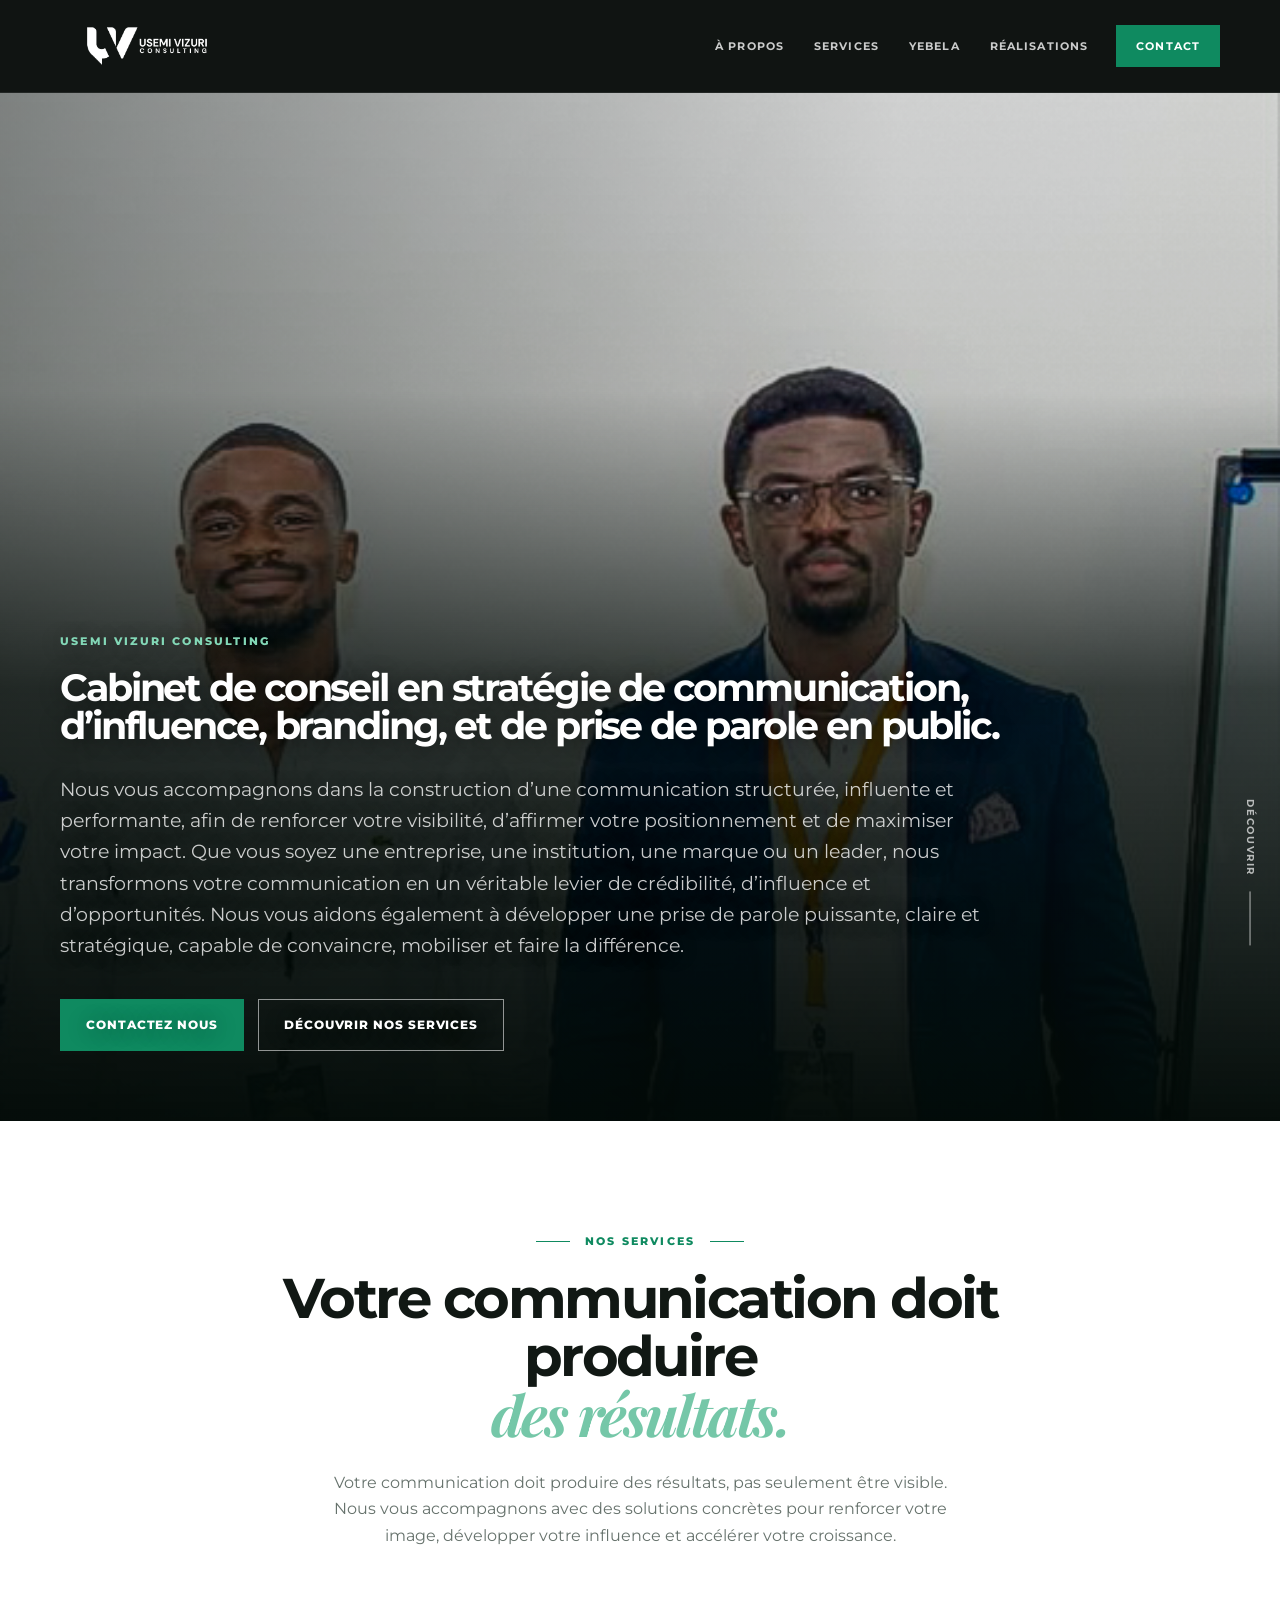
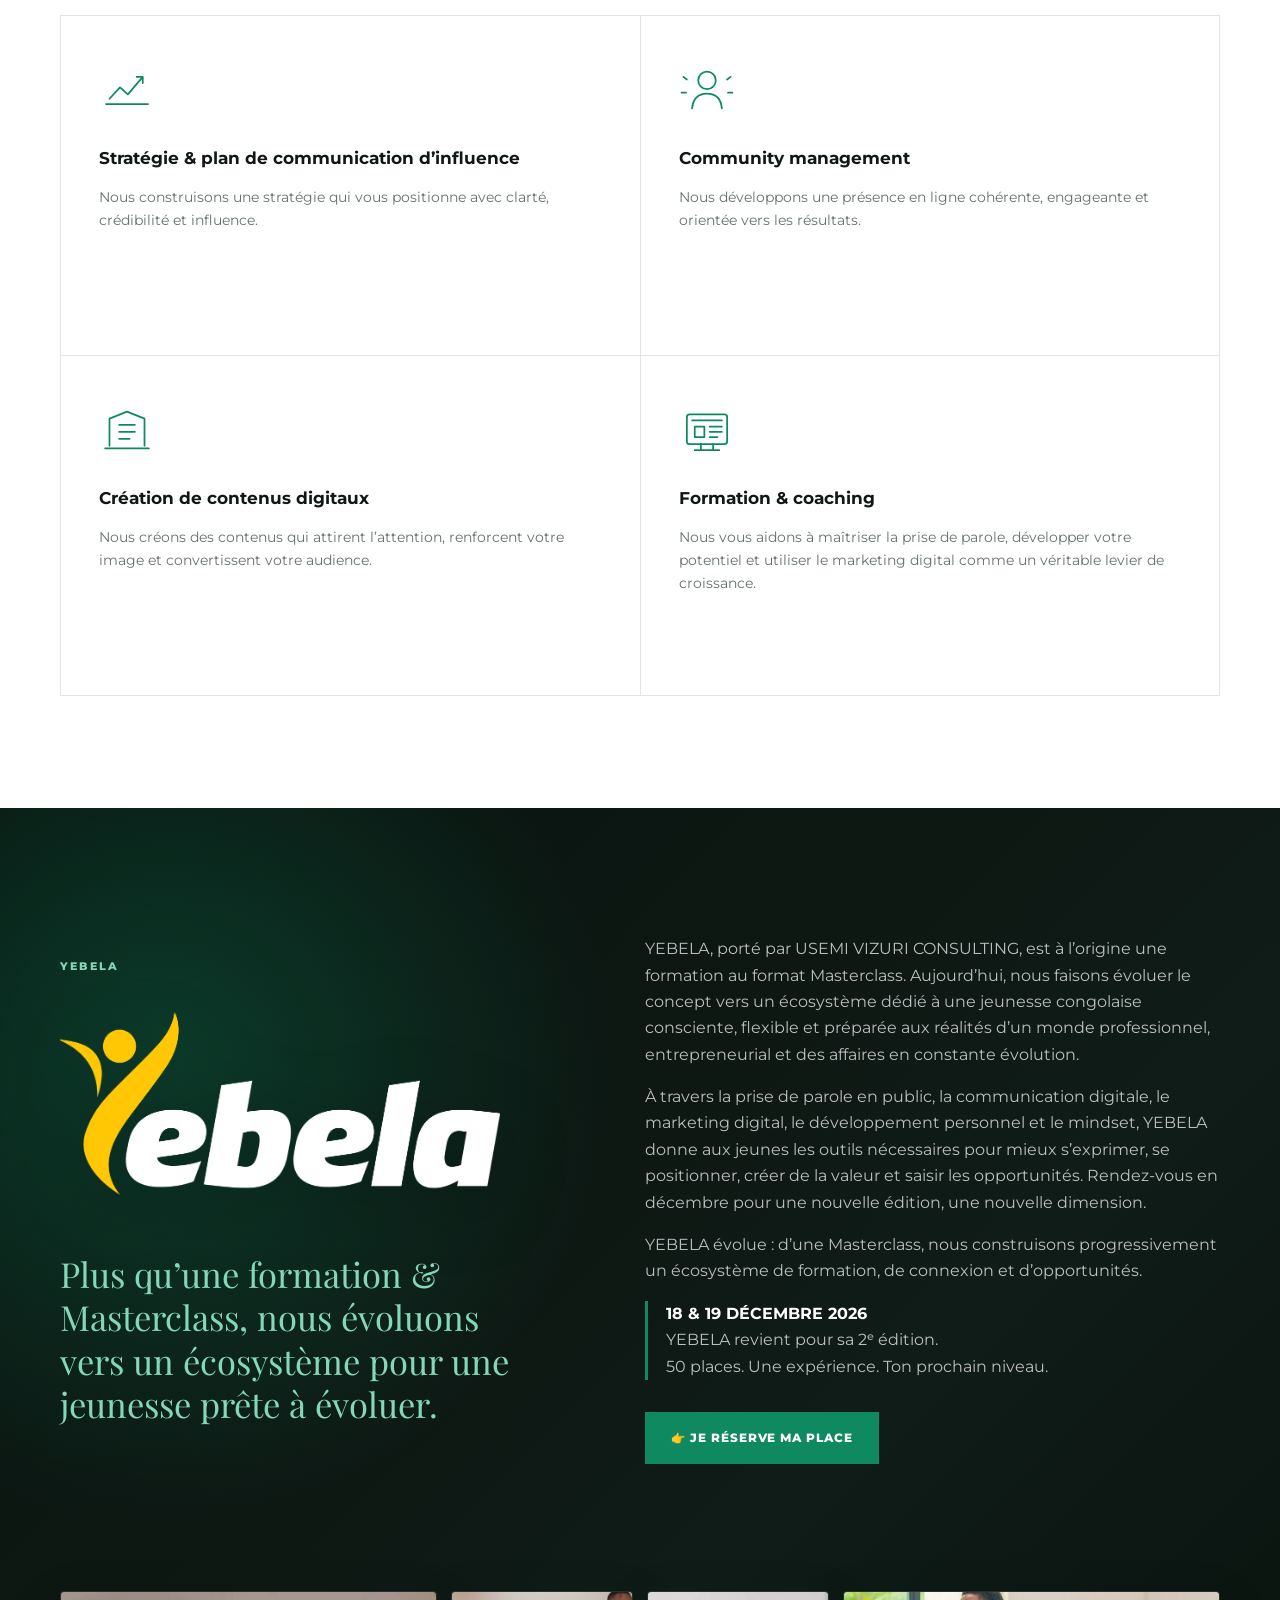
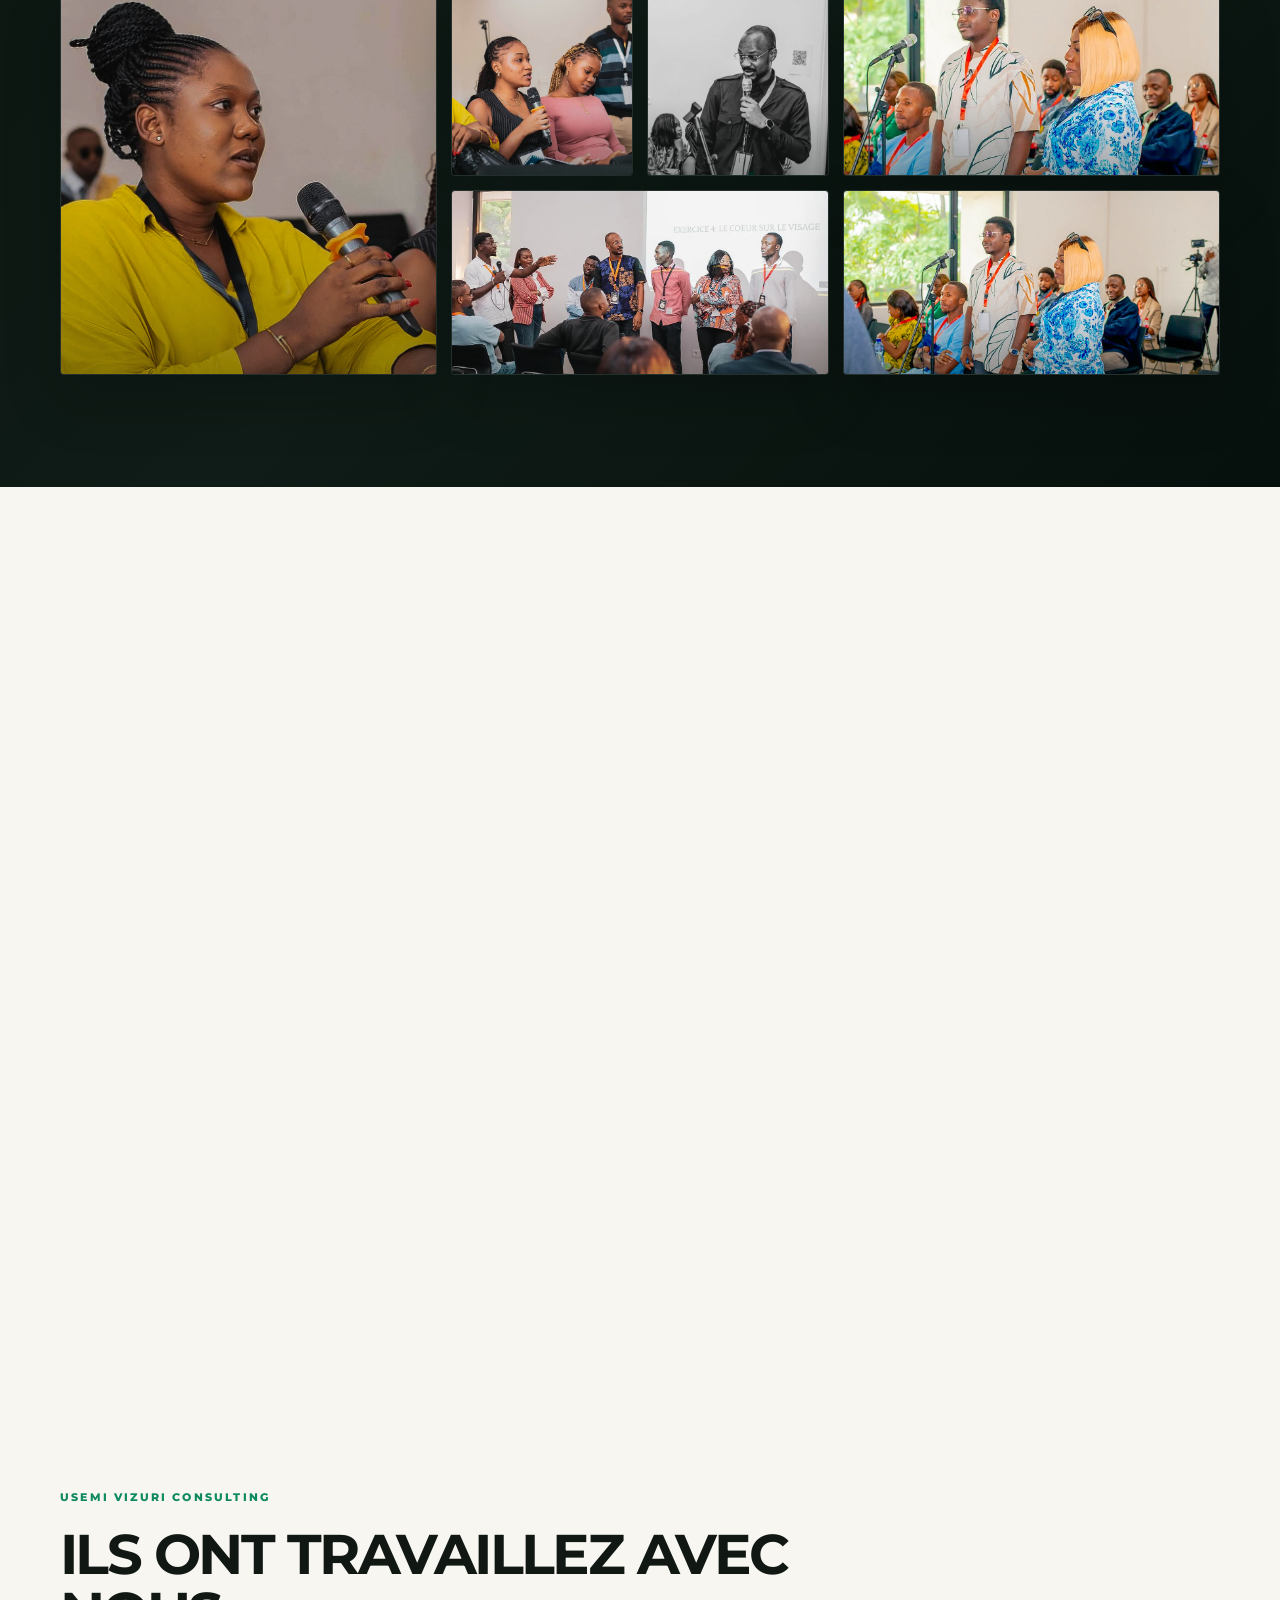
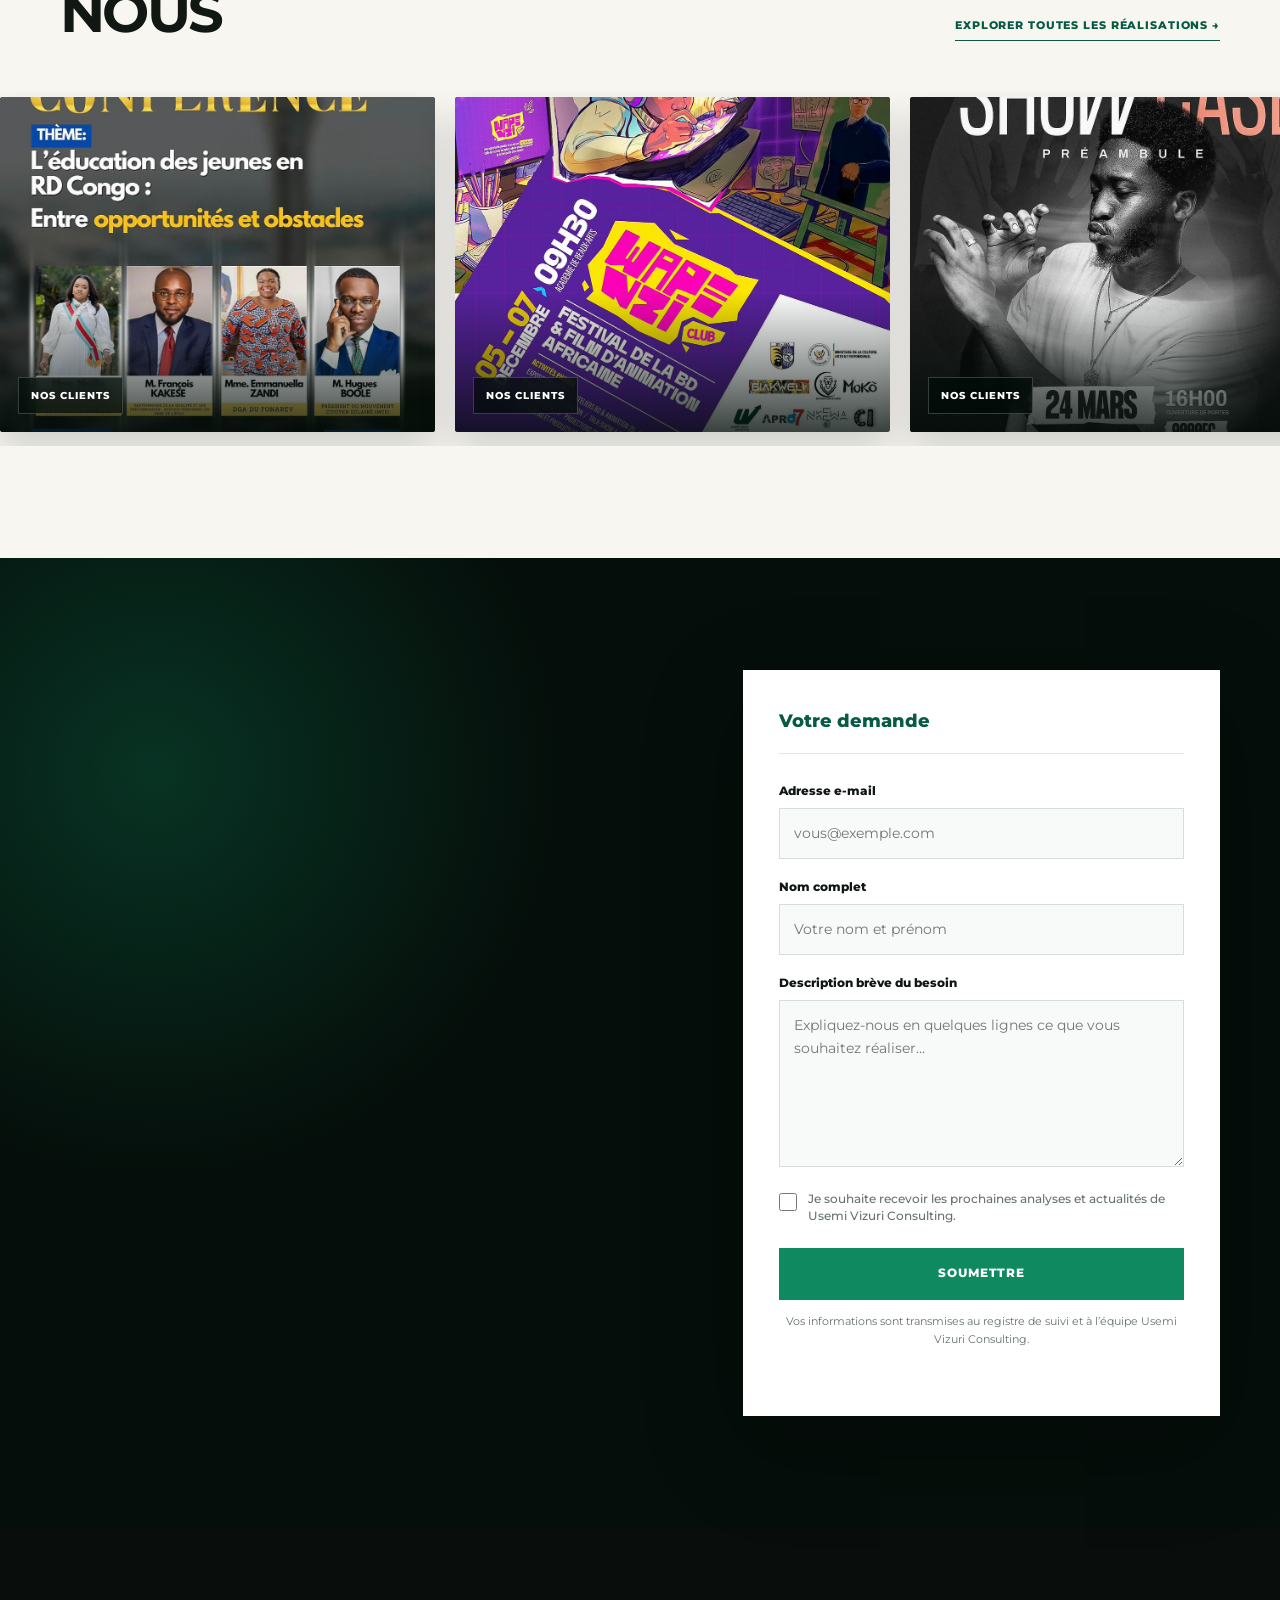
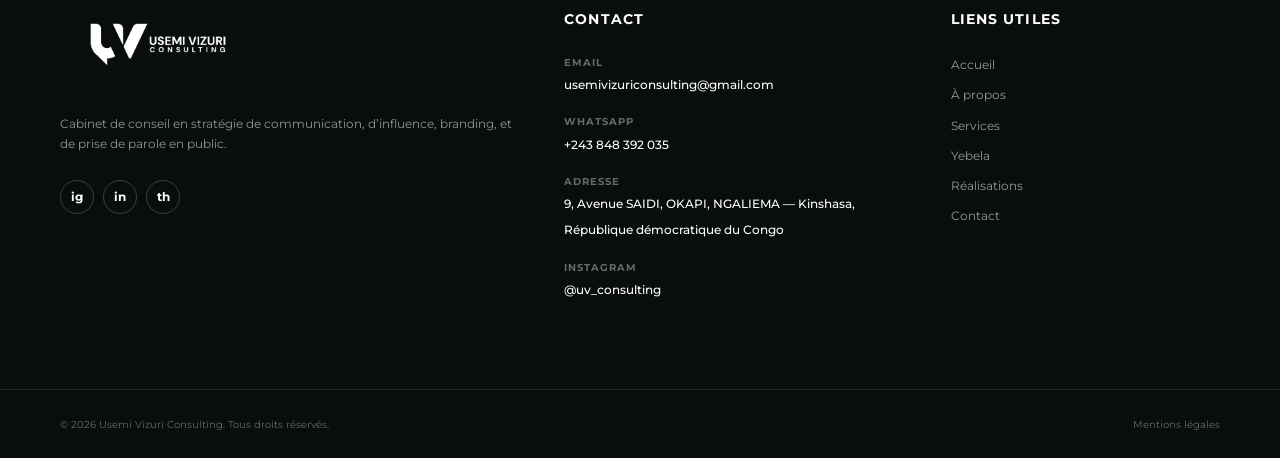
<file: index.html>
<!doctype html>
<html lang="fr">
<head>
  <meta charset="utf-8">
  <meta name="viewport" content="width=device-width, initial-scale=1">
  <meta name="description" content="Cabinet de conseil en stratégie de communication, d’influence, branding, et de prise de parole en public.">
  <meta name="theme-color" content="#0b0f0d">
  <title>Usemi Vizuri Consulting — Stratégie de communication & influence</title>
  <link rel="preconnect" href="https://fonts.googleapis.com">
  <link rel="preconnect" href="https://fonts.gstatic.com" crossorigin>
  <link href="https://fonts.googleapis.com/css2?family=Montserrat:wght@400;500;600;700;800&family=Playfair+Display:ital,wght@0,700;1,700&display=swap" rel="stylesheet">
  <link rel="icon" href="assets/logo-usemi-vizuri-dark.png" type="image/png">
  <link rel="stylesheet" href="styles.css">
</head>
<body>
  <a class="skip-link" href="#contenu">Aller au contenu</a>

  <header class="site-header" id="top">
    <div class="container header-inner">
      <a class="brand" href="index.html" aria-label="Usemi Vizuri Consulting — Accueil">
        <span class="brand-logo"><img src="assets/logo-usemi-vizuri-white.png" alt="Logo Usemi Vizuri Consulting"></span>
        <span class="brand-copy">
          <strong>Usemi Vizuri</strong>
          <small>Consulting</small>
        </span>
      </a>

      <button class="menu-toggle" type="button" aria-expanded="false" aria-controls="main-nav" aria-label="Ouvrir le menu">
        <span></span><span></span><span></span>
      </button>

      <nav class="main-nav" id="main-nav" aria-label="Navigation principale">
        <a href="a-propos.html">À propos</a>
        <a href="services.html">Services</a>
        <a href="yebela.html">Yebela</a>
        <a href="realisations.html">Réalisations</a>
        <a class="nav-cta" href="contact.html">Contact</a>
      </nav>
    </div>
  </header>

  <main id="contenu">
    <section class="hero" id="accueil" aria-labelledby="hero-title">
      <div class="hero-shade"></div>
      <div class="container hero-layout">
        <div class="hero-inner">
          <p class="eyebrow light">Usemi Vizuri Consulting</p>
          <h1 id="hero-title">Cabinet de conseil en stratégie de communication, d’influence, branding, et de prise de parole en public.</h1>
          <p class="hero-lead">Nous vous accompagnons dans la construction d’une communication structurée, influente et performante, afin de renforcer votre visibilité, d’affirmer votre positionnement et de maximiser votre impact. Que vous soyez une entreprise, une institution, une marque ou un leader, nous transformons votre communication en un véritable levier de crédibilité, d’influence et d’opportunités. Nous vous aidons également à développer une prise de parole puissante, claire et stratégique, capable de convaincre, mobiliser et faire la différence.</p>
          <div class="hero-actions">
            <a class="button button-primary" href="contact.html">Contactez nous</a>
            <a class="button button-ghost" href="services.html">Découvrir nos services</a>
          </div>
        </div>
        <figure class="hero-portrait">
          <img src="assets/media/home/visionnaires-usemi-vizuri.png" alt="Les visionnaires de Usemi Vizuri Consulting" fetchpriority="high">
          <figcaption><span>Usemi Vizuri Consulting</span><strong>De la conception à la communication et à l’influence.</strong></figcaption>
        </figure>
      </div>
      <a class="scroll-cue" href="#services" aria-label="Découvrir la suite">
        <span>Découvrir</span>
        <i></i>
      </a>
    </section>

    <section class="services section" id="services" aria-labelledby="services-title">
      <div class="container">
        <div class="section-heading centered reveal">
          <p class="eyebrow"><span></span> Nos services <span></span></p>
          <h2 id="services-title">Votre communication doit produire<br><em>des résultats.</em></h2>
          <p>Votre communication doit produire des résultats, pas seulement être visible. Nous vous accompagnons avec des solutions concrètes pour renforcer votre image, développer votre influence et accélérer votre croissance.</p>
        </div>

        <div class="service-grid">
          <article class="service-card reveal">
            <div class="service-icon" aria-hidden="true">
              <svg viewBox="0 0 64 64"><path d="M8 48h48M12 42l12-13 9 8 17-20M43 17h7v7"/></svg>
            </div>
            <h3>Stratégie & plan de communication d’influence</h3>
            <p>Nous construisons une stratégie qui vous positionne avec clarté, crédibilité et influence.</p>
          </article>

          <article class="service-card reveal">
            <div class="service-icon" aria-hidden="true">
              <svg viewBox="0 0 64 64"><path d="M32 11a10 10 0 1 0 0 20 10 10 0 0 0 0-20ZM15 53c1-11 7-17 17-17s16 6 17 17M9 20l-4-3m50 3 4-3M8 35H3m58 0h-5"/></svg>
            </div>
            <h3>Community management</h3>
            <p>Nous développons une présence en ligne cohérente, engageante et orientée vers les résultats.</p>
          </article>

          <article class="service-card reveal">
            <div class="service-icon" aria-hidden="true">
              <svg viewBox="0 0 64 64"><path d="M12 50V19l20-8 20 8v31M7 53h50M23 26h18M23 34h18M23 42h12"/></svg>
            </div>
            <h3>Création de contenus digitaux</h3>
            <p>Nous créons des contenus qui attirent l’attention, renforcent votre image et convertissent votre audience.</p>
          </article>

          <article class="service-card reveal">
            <div class="service-icon" aria-hidden="true">
              <svg viewBox="0 0 64 64"><rect x="9" y="14" width="46" height="34" rx="3"/><path d="M18 55h28M25 48v7m14-7v7M15 21h34M18 28h11v12H18zm17 0h14m-14 6h14m-14 6h9"/></svg>
            </div>
            <h3>Formation & coaching</h3>
            <p>Nous vous aidons à maîtriser la prise de parole, développer votre potentiel et utiliser le marketing digital comme un véritable levier de croissance.</p>
          </article>

        </div>
      </div>
    </section>

    <section class="yebela section" id="yebela" aria-labelledby="yebela-title">
      <div class="container yebela-grid">
        <div class="yebela-intro reveal">
          <p class="eyebrow light">YEBELA</p>
          <h2 class="sr-only" id="yebela-title">YEBELA</h2>
          <img class="yebela-logo" src="assets/logo-yebela.png" alt="Logo YEBELA" loading="lazy">
          <p class="yebela-tagline">Plus qu’une formation &amp; Masterclass, nous évoluons vers un écosystème pour une jeunesse prête à évoluer.</p>
        </div>
        <div class="yebela-copy reveal">
          <p>YEBELA, porté par USEMI VIZURI CONSULTING, est à l’origine une formation au format Masterclass. Aujourd’hui, nous faisons évoluer le concept vers un écosystème dédié à une jeunesse congolaise consciente, flexible et préparée aux réalités d’un monde professionnel, entrepreneurial et des affaires en constante évolution.</p>
          <p>À travers la prise de parole en public, la communication digitale, le marketing digital, le développement personnel et le mindset, YEBELA donne aux jeunes les outils nécessaires pour mieux s’exprimer, se positionner, créer de la valeur et saisir les opportunités. Rendez-vous en décembre pour une nouvelle édition, une nouvelle dimension.</p>
          <p>YEBELA évolue : d’une Masterclass, nous construisons progressivement un écosystème de formation, de connexion et d’opportunités.</p>
          <p class="yebela-date"><strong>18 &amp; 19 DÉCEMBRE 2026</strong><br>YEBELA revient pour sa 2ᵉ édition.<br>50 places. Une expérience. Ton prochain niveau.</p>
          <a class="button button-primary" href="inscription-yebela.html">&#x1F449; JE RÉSERVE MA PLACE</a>
        </div>
        <div class="yebela-gallery reveal" aria-label="Temps forts des formations YEBELA">
          <figure><img src="assets/media/yebela/IMG-20260814-WA0051_traitee.png" alt="Temps fort d’une formation YEBELA" loading="lazy"></figure>
          <figure><img src="assets/media/yebela/IMG-20260814-WA0052_traitee.png" alt="Participant au programme YEBELA" loading="lazy"></figure>
          <figure><img src="assets/media/yebela/IMG-20260814-WA0064_traitee.png" alt="Participant à une activité YEBELA" loading="lazy"></figure>
          <figure><img src="assets/media/yebela/IMG-20260814-WA0056_traitee.png" alt="Session du programme YEBELA" loading="lazy"></figure>
          <figure><img src="assets/media/yebela/IMG-20260814-WA0059_traitee.png" alt="Formation organisée par YEBELA" loading="lazy"></figure>
          <figure><img src="assets/media/yebela/IMG-20260814-WA0070_traitee.png" alt="Rencontre de la communauté YEBELA" loading="lazy"></figure>
        </div>
      </div>
    </section>

    <section class="about section" id="a-propos" aria-labelledby="about-title">
      <div class="container about-grid">
        <div class="about-copy reveal">
          <p class="eyebrow">QUI SOMMES-NOUS ?</p>
          <h2 id="about-title">USEMI VIZURI CONSULTING est bien plus qu’un simple cabinet de conseil.</h2>
          <p class="lead">Nous sommes des créateurs d’impact, spécialisés en communication stratégique, influence et prise de parole.</p>
          <p>Nos solutions transforment votre visibilité en notoriété, votre notoriété en crédibilité et votre crédibilité en véritable autorité, sur votre marché et au-delà.</p>
          <p>Nous ne nous contentons pas de vous faire communiquer. Nous vous aidons à devenir une référence.</p>
          <p><strong>USEMI VIZURI CONSULTING</strong><br>De la conception à la communication et à l’influence.</p>
        </div>
        <div class="about-visual reveal" role="img" aria-label="Équipe Usemi Vizuri Consulting">
          <div class="about-badge"><strong>UV</strong><span>Usemi Vizuri Consulting</span></div>
        </div>
      </div>
    </section>

    <section class="media-flow section" aria-labelledby="media-flow-title">
      <div class="container media-flow-heading reveal">
        <div>
          <p class="eyebrow">Usemi Vizuri Consulting</p>
          <h2 id="media-flow-title">ILS ONT TRAVAILLEZ AVEC NOUS</h2>
        </div>
        <a class="text-link" href="realisations.html">Explorer toutes les réalisations →</a>
      </div>
      <div class="media-marquee reveal" aria-label="Galerie animée de nos activités">
        <div class="media-marquee-track">
          <figure><img src="assets/media/clients/IMG-20260814-WA0036_traitee.png" alt="Client de Usemi Vizuri Consulting" loading="lazy"><figcaption>Nos clients</figcaption></figure>
          <figure><img src="assets/media/clients/IMG-20260814-WA0037_traitee.png" alt="Client de Usemi Vizuri Consulting" loading="lazy"><figcaption>Nos clients</figcaption></figure>
          <figure><img src="assets/media/clients/IMG-20260814-WA0038_traitee.png" alt="Client de Usemi Vizuri Consulting" loading="lazy"><figcaption>Nos clients</figcaption></figure>
          <figure><img src="assets/media/clients/IMG-20260814-WA0039_traitee.png" alt="Client de Usemi Vizuri Consulting" loading="lazy"><figcaption>Nos clients</figcaption></figure>
          <figure><img src="assets/media/clients/IMG-20260814-WA0044_traitee.png" alt="Client de Usemi Vizuri Consulting" loading="lazy"><figcaption>Nos clients</figcaption></figure>
          <figure><img src="assets/media/clients/IMG-20260814-WA0045_traitee.png" alt="Client de Usemi Vizuri Consulting" loading="lazy"><figcaption>Nos clients</figcaption></figure>
          <figure><img src="assets/media/clients/IMG-20260814-WA0046_traitee.png" alt="Client de Usemi Vizuri Consulting" loading="lazy"><figcaption>Nos clients</figcaption></figure>
          <figure><img src="assets/media/clients/IMG-20260814-WA0047_traitee.png" alt="Client de Usemi Vizuri Consulting" loading="lazy"><figcaption>Nos clients</figcaption></figure>
          <figure><img src="assets/media/clients/IMG-20260814-WA0048_traitee.png" alt="Client de Usemi Vizuri Consulting" loading="lazy"><figcaption>Nos clients</figcaption></figure>
          <div class="media-marquee-copy" aria-hidden="true">
            <figure><img src="assets/media/clients/IMG-20260814-WA0036_traitee.png" alt="" loading="lazy"><figcaption>Nos clients</figcaption></figure>
            <figure><img src="assets/media/clients/IMG-20260814-WA0037_traitee.png" alt="" loading="lazy"><figcaption>Nos clients</figcaption></figure>
            <figure><img src="assets/media/clients/IMG-20260814-WA0038_traitee.png" alt="" loading="lazy"><figcaption>Nos clients</figcaption></figure>
            <figure><img src="assets/media/clients/IMG-20260814-WA0039_traitee.png" alt="" loading="lazy"><figcaption>Nos clients</figcaption></figure>
            <figure><img src="assets/media/clients/IMG-20260814-WA0044_traitee.png" alt="" loading="lazy"><figcaption>Nos clients</figcaption></figure>
            <figure><img src="assets/media/clients/IMG-20260814-WA0045_traitee.png" alt="" loading="lazy"><figcaption>Nos clients</figcaption></figure>
            <figure><img src="assets/media/clients/IMG-20260814-WA0046_traitee.png" alt="" loading="lazy"><figcaption>Nos clients</figcaption></figure>
            <figure><img src="assets/media/clients/IMG-20260814-WA0047_traitee.png" alt="" loading="lazy"><figcaption>Nos clients</figcaption></figure>
            <figure><img src="assets/media/clients/IMG-20260814-WA0048_traitee.png" alt="" loading="lazy"><figcaption>Nos clients</figcaption></figure>
          </div>
        </div>
      </div>    </section>

    <section class="contact-section" id="contact" aria-labelledby="contact-title">
      <div class="container contact-layout">
        <div class="contact-copy reveal">
          <p class="eyebrow light">Parlons de votre projet</p>
          <h2 id="contact-title">Un besoin ?</h2>
          <p>Contactez-nous en remplissant ce formulaire. Présentez brièvement votre besoin : votre demande sera enregistrée pour le suivi et reprise automatiquement dans un message WhatsApp prêt à envoyer.</p>
          <div class="contact-details">
            <div><span>Email</span><a href="mailto:usemivizuriconsulting@gmail.com">usemivizuriconsulting@gmail.com</a></div>
            <div><span>WhatsApp</span><a href="https://wa.me/243848392035" target="_blank" rel="noopener noreferrer">+243 848 392 035</a></div>
          </div>
        </div>
        <form class="contact-form reveal" id="contact-form" method="post">
          <div class="form-heading"><span>Votre demande</span></div>
          <label for="contact-email">Adresse e-mail
            <input id="contact-email" name="email" type="email" autocomplete="email" placeholder="vous@exemple.com" required>
          </label>
          <label for="contact-name">Nom complet
            <input id="contact-name" name="nom" type="text" autocomplete="name" placeholder="Votre nom et prénom" maxlength="120" required>
          </label>
          <label for="contact-need">Description brève du besoin
            <textarea id="contact-need" name="besoin" rows="6" maxlength="1200" placeholder="Expliquez-nous en quelques lignes ce que vous souhaitez réaliser…" required></textarea>
          </label>
          <label class="newsletter-consent" for="contact-newsletter">
            <input id="contact-newsletter" name="actualites" type="checkbox" value="oui">
            <span>Je souhaite recevoir les prochaines analyses et actualités de Usemi Vizuri Consulting.</span>
          </label>
          <label class="form-trap" aria-hidden="true">Ne pas remplir
            <input name="website" type="text" tabindex="-1" autocomplete="off">
          </label>
          <button class="button button-primary submit-button" type="submit">
            <span class="submit-button-loader" aria-hidden="true"></span>
            <span class="submit-button-label">Soumettre</span>
          </button>
          <p class="form-note">Vos informations sont transmises au registre de suivi et à l’équipe Usemi Vizuri Consulting.</p>
          <p class="contact-form-status" id="contact-form-status" role="status" aria-live="polite"></p>
          <section class="submission-receipt" id="submission-receipt" aria-live="polite" hidden>
            <div class="receipt-check" aria-hidden="true">✓</div>
            <div class="receipt-content">
              <span class="receipt-eyebrow">Accusé d’enregistrement UV Consulting</span>
              <h3>Demande enregistrée avec succès</h3>
              <p>Un message WhatsApp personnalisé a également été préparé avec vos informations.</p>
              <dl class="receipt-details">
                <div><dt>Référence</dt><dd id="receipt-reference">#</dd></div>
                <div><dt>Date</dt><dd id="receipt-date">#</dd></div>
                <div><dt>Heure de Kinshasa</dt><dd id="receipt-time">#</dd></div>
              </dl>
            </div>
          </section>
        </form>
      </div>
    </section>
  </main>

  <footer class="site-footer">
    <div class="container footer-grid">
      <div class="footer-brand">
        <a class="brand footer-logo" href="index.html">
          <span class="brand-logo"><img src="assets/logo-usemi-vizuri-white.png" alt="Logo Usemi Vizuri Consulting"></span>
          <span class="brand-copy"><strong>Usemi Vizuri</strong><small>Consulting</small></span>
        </a>
        <p>Cabinet de conseil en stratégie de communication, d’influence, branding, et de prise de parole en public.</p>
        <div class="social-links" aria-label="Réseaux sociaux">
          <a href="https://www.instagram.com/uv_consulting/" target="_blank" rel="noopener noreferrer" aria-label="Instagram de Usemi Vizuri Consulting">ig</a>
          <a href="https://www.linkedin.com/in/usemi-vizuri-consulting-192310303" target="_blank" rel="noopener noreferrer" aria-label="LinkedIn de Usemi Vizuri Consulting">in</a>
          <a href="https://www.threads.com/@uv_consulting" target="_blank" rel="noopener noreferrer" aria-label="Threads de Usemi Vizuri Consulting">th</a>
        </div>
      </div>

      <div class="footer-contact">
        <h2>Contact</h2>
        <ul>
          <li><span>Email</span><a href="mailto:usemivizuriconsulting@gmail.com">usemivizuriconsulting@gmail.com</a></li>
          <li><span>WhatsApp</span><a href="https://wa.me/243848392035" target="_blank" rel="noopener">+243 848 392 035</a></li>
          <li><span>Adresse</span><strong>9, Avenue SAIDI, OKAPI, NGALIEMA — Kinshasa, République démocratique du Congo</strong></li>
          <li><span>Instagram</span><a href="https://www.instagram.com/uv_consulting/" target="_blank" rel="noopener noreferrer">@uv_consulting</a></li>
        </ul>
      </div>

      <div class="footer-links">
        <h2>Liens utiles</h2>
        <a href="index.html">Accueil</a>
        <a href="a-propos.html">À propos</a>
        <a href="services.html">Services</a>
        <a href="yebela.html">Yebela</a>
        <a href="realisations.html">Réalisations</a>
        <a href="contact.html">Contact</a>
      </div>

    </div>
    <div class="footer-bottom">
      <div class="container">
        <p>© <span id="year"></span> Usemi Vizuri Consulting. Tous droits réservés.</p>
        <a href="#">Mentions légales</a>
      </div>
    </div>
  </footer>

  <a class="back-to-top" href="#top" aria-label="Retour en haut">↑</a>
  <script src="config.js"></script>
  <script src="script.js"></script>
</body>
</html>
</file>
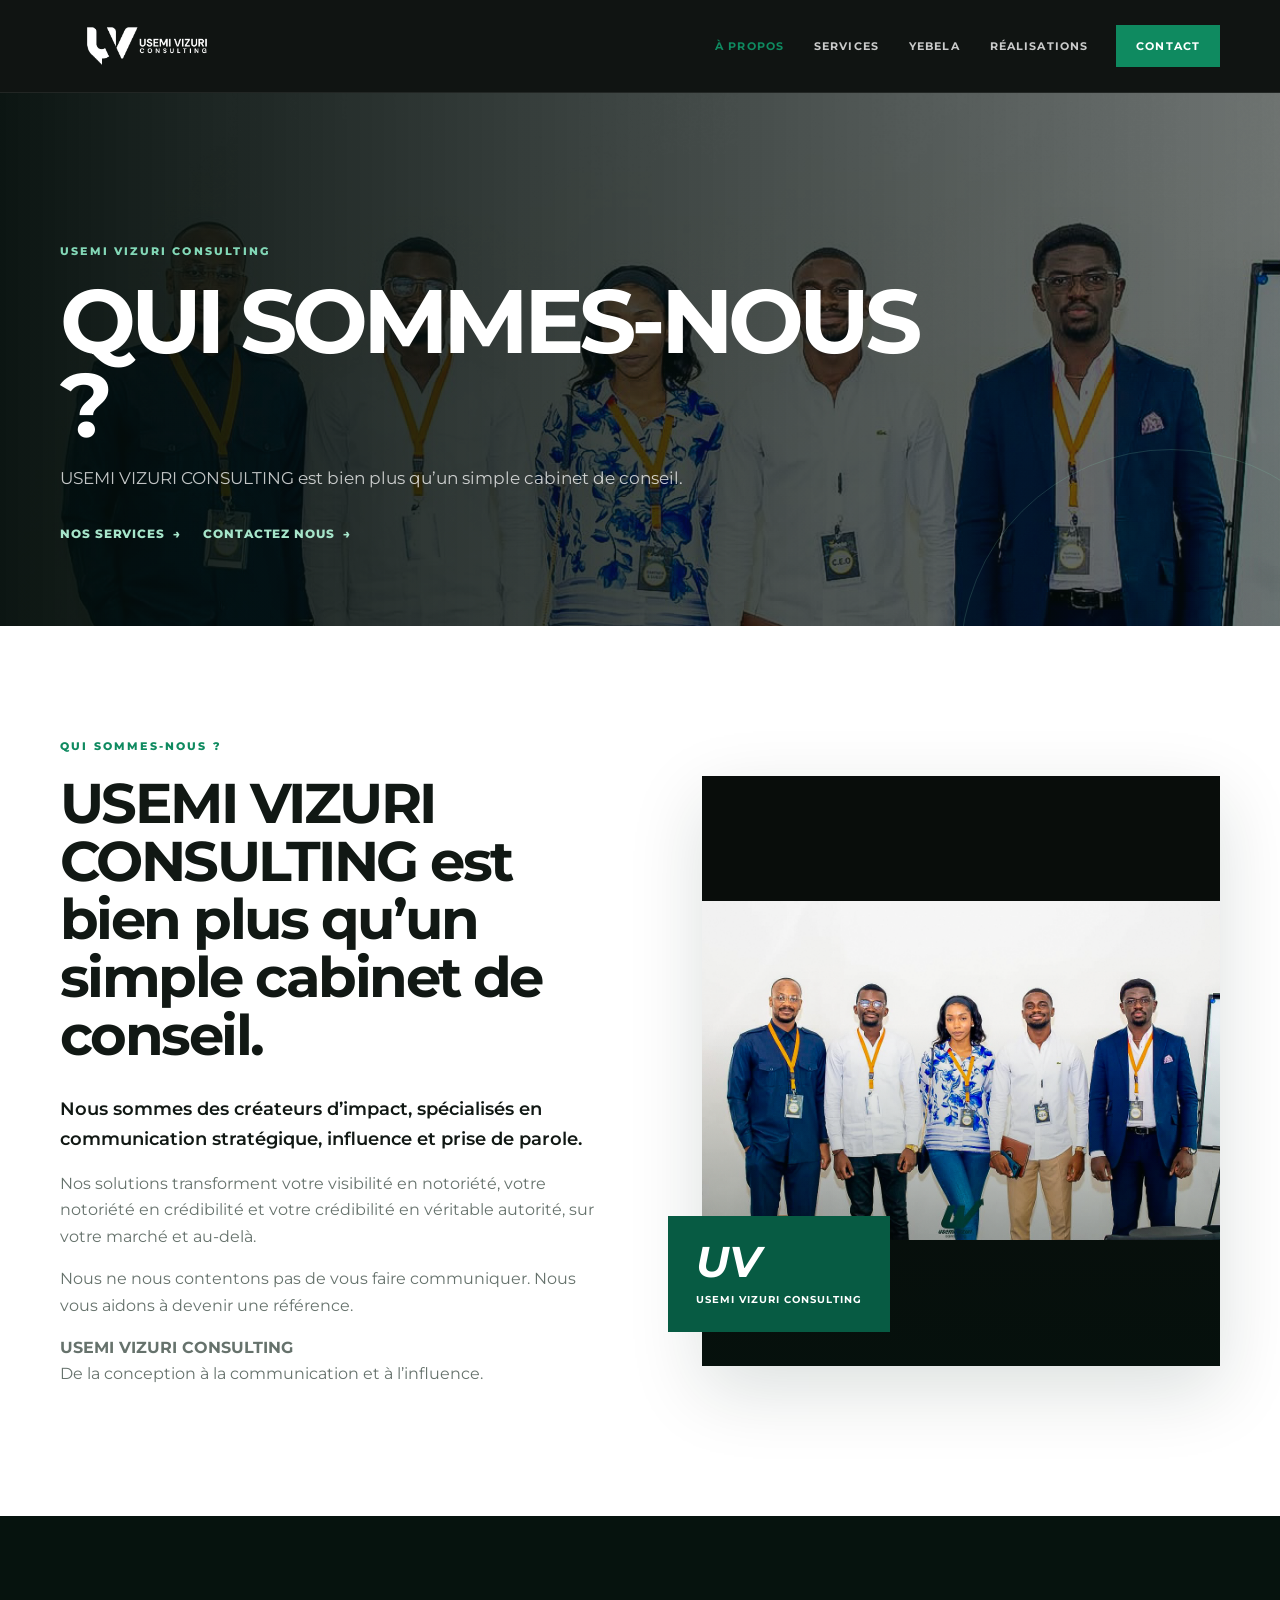
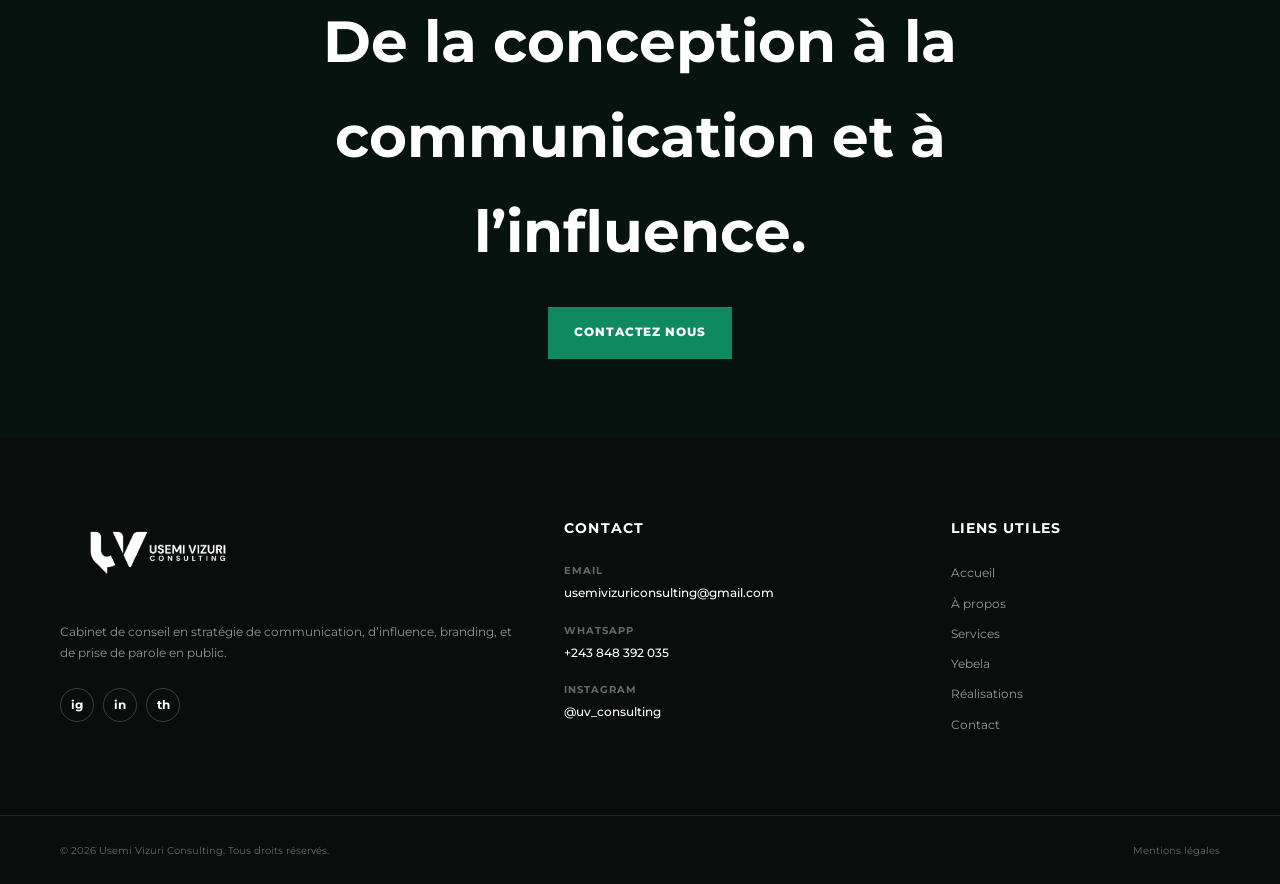
<file: a-propos.html>
<!doctype html>
<html lang="fr">
<head>
  <meta charset="utf-8">
  <meta name="viewport" content="width=device-width, initial-scale=1">
  <meta name="description" content="Découvrez Usemi Vizuri Consulting, cabinet de conseil en communication stratégique, influence, branding et prise de parole.">
  <meta name="theme-color" content="#0b0f0d">
  <title>À propos — Usemi Vizuri Consulting</title>
  <link rel="preconnect" href="https://fonts.googleapis.com">
  <link rel="preconnect" href="https://fonts.gstatic.com" crossorigin>
  <link href="https://fonts.googleapis.com/css2?family=Montserrat:wght@400;500;600;700;800&family=Playfair+Display:ital,wght@0,700;1,700&display=swap" rel="stylesheet">
  <link rel="icon" href="assets/logo-usemi-vizuri-dark.png" type="image/png">
  <link rel="stylesheet" href="styles.css">
</head>
<body>
  <a class="skip-link" href="#contenu">Aller au contenu</a>

  <header class="site-header" id="top">
    <div class="container header-inner">
      <a class="brand" href="index.html" aria-label="Usemi Vizuri Consulting — Accueil">
        <span class="brand-logo"><img src="assets/logo-usemi-vizuri-white.png" alt="Logo Usemi Vizuri Consulting"></span>
        <span class="brand-copy">
          <strong>Usemi Vizuri</strong>
          <small>Consulting</small>
        </span>
      </a>

      <button class="menu-toggle" type="button" aria-expanded="false" aria-controls="main-nav" aria-label="Ouvrir le menu">
        <span></span><span></span><span></span>
      </button>

      <nav class="main-nav" id="main-nav" aria-label="Navigation principale">
        <a href="a-propos.html" aria-current="page">À propos</a>
        <a href="services.html">Services</a>
        <a href="yebela.html">Yebela</a>
        <a href="realisations.html">Réalisations</a>
        <a class="nav-cta" href="contact.html">Contact</a>
      </nav>
    </div>
  </header>

  <main id="contenu">
    <section class="page-hero" style="--page-image: url('assets/media/about/equipe-usemi-vizuri.png')" aria-labelledby="page-title">
      <div class="container"><p class="eyebrow light">Usemi Vizuri Consulting</p><h1 id="page-title">QUI SOMMES-NOUS ?</h1><p>USEMI VIZURI CONSULTING est bien plus qu’un simple cabinet de conseil.</p><div class="page-nav"><a href="services.html">NOS SERVICES</a><a href="contact.html">Contactez nous</a></div></div>
    </section>
    <section class="about section page-content">
      <div class="container about-grid">
        <div class="about-copy reveal">
          <p class="eyebrow">QUI SOMMES-NOUS ?</p>
          <h2>USEMI VIZURI CONSULTING est bien plus qu’un simple cabinet de conseil.</h2>
          <p class="lead">Nous sommes des créateurs d’impact, spécialisés en communication stratégique, influence et prise de parole.</p>
          <p>Nos solutions transforment votre visibilité en notoriété, votre notoriété en crédibilité et votre crédibilité en véritable autorité, sur votre marché et au-delà.</p>
          <p>Nous ne nous contentons pas de vous faire communiquer. Nous vous aidons à devenir une référence.</p>
          <p><strong>USEMI VIZURI CONSULTING</strong><br>De la conception à la communication et à l’influence.</p>
        </div>
        <div class="about-visual reveal" role="img" aria-label="Usemi Vizuri Consulting"><div class="about-badge"><strong>UV</strong><span>Usemi Vizuri Consulting</span></div></div>
      </div>
    </section>
    <section class="page-cta"><div class="container"><h2>De la conception à la communication et à l’influence.</h2><a class="button button-primary" href="contact.html">Contactez nous</a></div></section>
  </main>
  <footer class="site-footer">
    <div class="container footer-grid">
      <div class="footer-brand">
        <a class="brand footer-logo" href="index.html">
          <span class="brand-logo"><img src="assets/logo-usemi-vizuri-white.png" alt="Logo Usemi Vizuri Consulting"></span>
          <span class="brand-copy"><strong>Usemi Vizuri</strong><small>Consulting</small></span>
        </a>
        <p>Cabinet de conseil en stratégie de communication, d’influence, branding, et de prise de parole en public.</p>
        <div class="social-links" aria-label="Réseaux sociaux">
          <a href="https://www.instagram.com/uv_consulting/" target="_blank" rel="noopener noreferrer" aria-label="Instagram de Usemi Vizuri Consulting">ig</a>
          <a href="https://www.linkedin.com/in/usemi-vizuri-consulting-192310303" target="_blank" rel="noopener noreferrer" aria-label="LinkedIn de Usemi Vizuri Consulting">in</a>
          <a href="https://www.threads.com/@uv_consulting" target="_blank" rel="noopener noreferrer" aria-label="Threads de Usemi Vizuri Consulting">th</a>
        </div>
      </div>

      <div class="footer-contact">
        <h2>Contact</h2>
        <ul>
          <li><span>Email</span><a href="mailto:usemivizuriconsulting@gmail.com">usemivizuriconsulting@gmail.com</a></li>
          <li><span>WhatsApp</span><a href="https://wa.me/243848392035" target="_blank" rel="noopener">+243 848 392 035</a></li>
          <li><span>Instagram</span><a href="https://www.instagram.com/uv_consulting/" target="_blank" rel="noopener noreferrer">@uv_consulting</a></li>
        </ul>
      </div>

      <div class="footer-links">
        <h2>Liens utiles</h2>
        <a href="index.html">Accueil</a>
        <a href="a-propos.html">À propos</a>
        <a href="services.html">Services</a>
        <a href="yebela.html">Yebela</a>
        <a href="realisations.html">Réalisations</a>
        <a href="contact.html">Contact</a>
      </div>

    </div>
    <div class="footer-bottom">
      <div class="container">
        <p>© <span id="year"></span> Usemi Vizuri Consulting. Tous droits réservés.</p>
        <a href="#">Mentions légales</a>
      </div>
    </div>
  </footer>

  <a class="back-to-top" href="#top" aria-label="Retour en haut">↑</a>
  <script src="config.js"></script>
  <script src="script.js"></script>
</body>
</html>
</file>
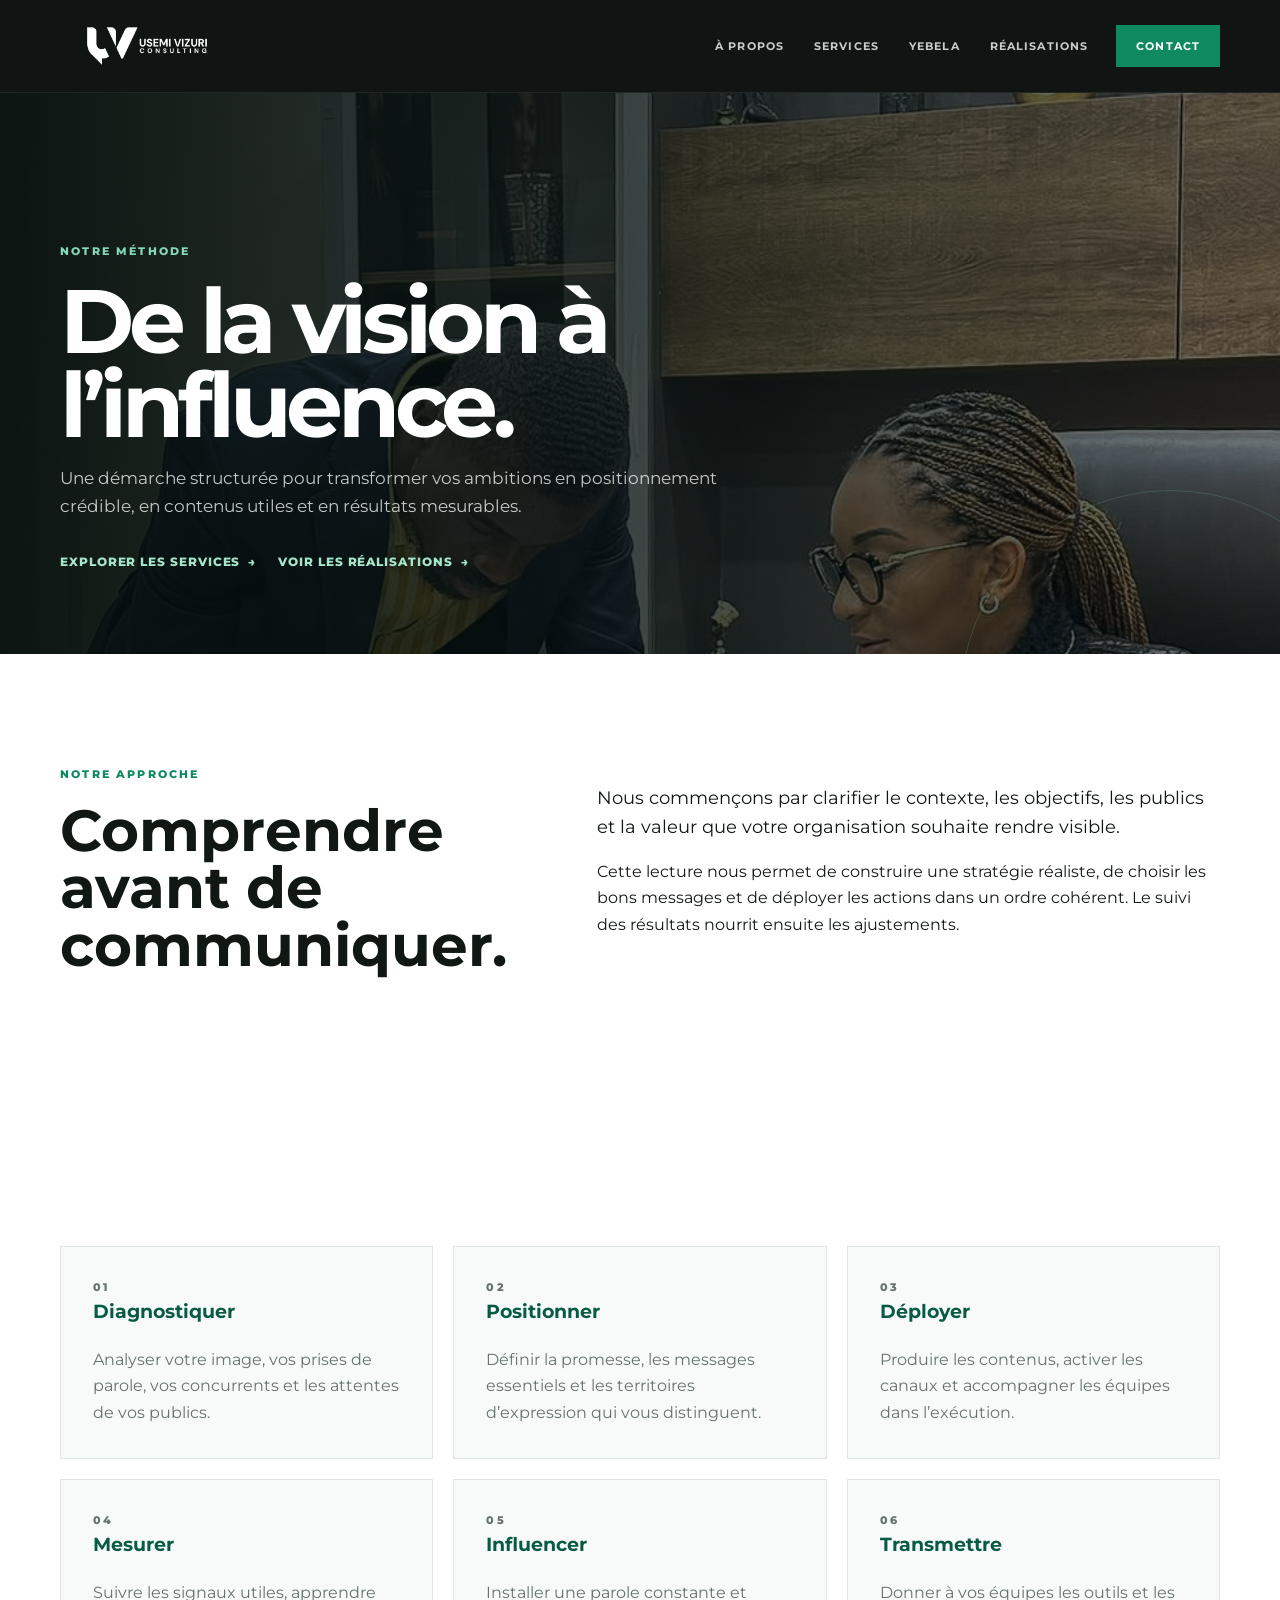
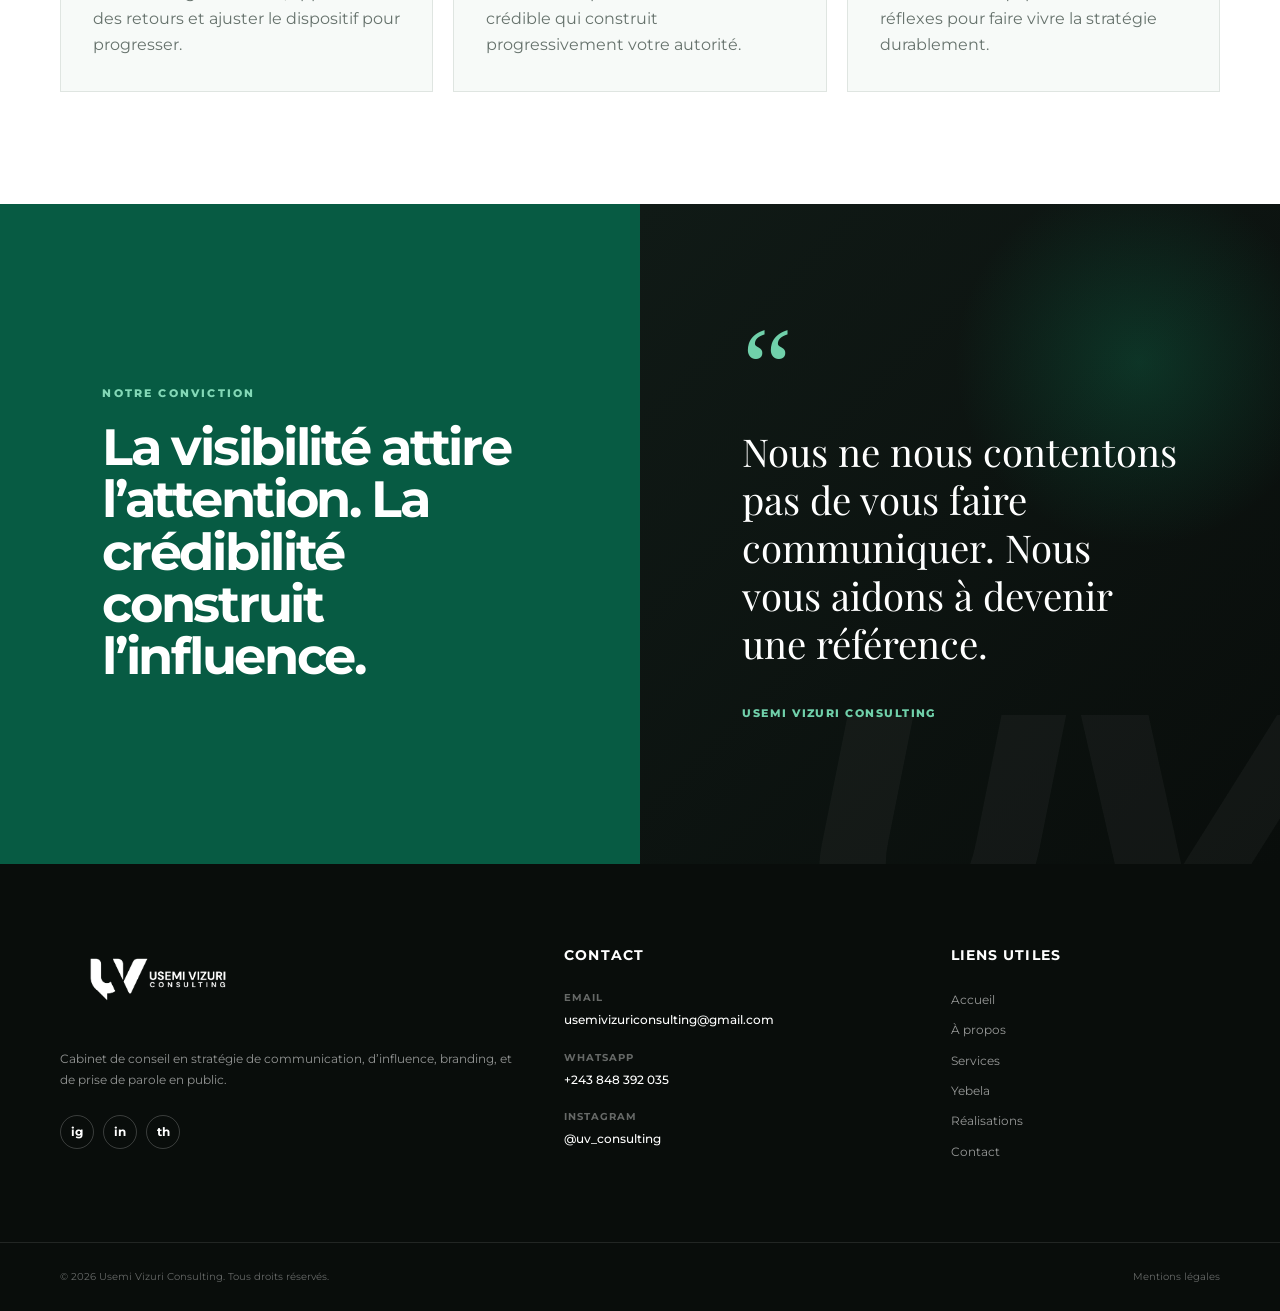
<file: approche.html>
<!doctype html>
<html lang="fr">
<head>
  <meta charset="utf-8">
  <meta name="viewport" content="width=device-width, initial-scale=1">
  <meta name="description" content="Une méthode structurée pour diagnostiquer, positionner, déployer et mesurer votre communication.">
  <meta name="theme-color" content="#0b0f0d">
  <title>Notre approche — Usemi Vizuri Consulting</title>
  <link rel="preconnect" href="https://fonts.googleapis.com">
  <link rel="preconnect" href="https://fonts.gstatic.com" crossorigin>
  <link href="https://fonts.googleapis.com/css2?family=Montserrat:wght@400;500;600;700;800&family=Playfair+Display:ital,wght@0,700;1,700&display=swap" rel="stylesheet">
  <link rel="icon" href="assets/logo-usemi-vizuri-dark.png" type="image/png">
  <link rel="stylesheet" href="styles.css">
</head>
<body>
  <a class="skip-link" href="#contenu">Aller au contenu</a>

  <header class="site-header" id="top">
    <div class="container header-inner">
      <a class="brand" href="index.html" aria-label="Usemi Vizuri Consulting — Accueil">
        <span class="brand-logo"><img src="assets/logo-usemi-vizuri-white.png" alt="Logo Usemi Vizuri Consulting"></span>
        <span class="brand-copy">
          <strong>Usemi Vizuri</strong>
          <small>Consulting</small>
        </span>
      </a>

      <button class="menu-toggle" type="button" aria-expanded="false" aria-controls="main-nav" aria-label="Ouvrir le menu">
        <span></span><span></span><span></span>
      </button>

      <nav class="main-nav" id="main-nav" aria-label="Navigation principale">
        <a href="a-propos.html">À propos</a>
        <a href="services.html">Services</a>
        <a href="yebela.html">Yebela</a>
        <a href="realisations.html">Réalisations</a>
        <a class="nav-cta" href="contact.html">Contact</a>
      </nav>
    </div>
  </header>

  <main id="contenu">
    <section class="page-hero" style="--page-image: url('assets/media/photos/IMG-20260814-WA0046_traitee.png')" aria-labelledby="page-title">
      <div class="container"><p class="eyebrow light">Notre méthode</p><h1 id="page-title">De la vision à l’influence.</h1><p>Une démarche structurée pour transformer vos ambitions en positionnement crédible, en contenus utiles et en résultats mesurables.</p><div class="page-nav"><a href="services.html">Explorer les services</a><a href="realisations.html">Voir les réalisations</a></div></div>
    </section>
    <section class="section page-content"><div class="container split-copy"><div class="reveal"><p class="eyebrow">Notre approche</p><h2>Comprendre avant de communiquer.</h2></div><div class="reveal"><p class="lead">Nous commençons par clarifier le contexte, les objectifs, les publics et la valeur que votre organisation souhaite rendre visible.</p><p>Cette lecture nous permet de construire une stratégie réaliste, de choisir les bons messages et de déployer les actions dans un ordre cohérent. Le suivi des résultats nourrit ensuite les ajustements.</p></div></div></section>
    <section class="section"><div class="container"><div class="detail-grid">
      <article class="detail-card reveal"><p class="eyebrow">01</p><h3>Diagnostiquer</h3><p>Analyser votre image, vos prises de parole, vos concurrents et les attentes de vos publics.</p></article>
      <article class="detail-card reveal"><p class="eyebrow">02</p><h3>Positionner</h3><p>Définir la promesse, les messages essentiels et les territoires d’expression qui vous distinguent.</p></article>
      <article class="detail-card reveal"><p class="eyebrow">03</p><h3>Déployer</h3><p>Produire les contenus, activer les canaux et accompagner les équipes dans l’exécution.</p></article>
      <article class="detail-card reveal"><p class="eyebrow">04</p><h3>Mesurer</h3><p>Suivre les signaux utiles, apprendre des retours et ajuster le dispositif pour progresser.</p></article>
      <article class="detail-card reveal"><p class="eyebrow">05</p><h3>Influencer</h3><p>Installer une parole constante et crédible qui construit progressivement votre autorité.</p></article>
      <article class="detail-card reveal"><p class="eyebrow">06</p><h3>Transmettre</h3><p>Donner à vos équipes les outils et les réflexes pour faire vivre la stratégie durablement.</p></article>
    </div></div></section>
    <section class="manifesto" aria-label="Notre conviction"><div class="manifesto-panel manifesto-green"><p class="eyebrow light">Notre conviction</p><h2>La visibilité attire l’attention. La crédibilité construit l’influence.</h2></div><div class="manifesto-panel manifesto-dark"><span class="quote-mark">“</span><blockquote>Nous ne nous contentons pas de vous faire communiquer. Nous vous aidons à devenir une référence.</blockquote><p>Usemi Vizuri Consulting</p></div></section>
  </main>
  <footer class="site-footer">
    <div class="container footer-grid">
      <div class="footer-brand">
        <a class="brand footer-logo" href="index.html">
          <span class="brand-logo"><img src="assets/logo-usemi-vizuri-white.png" alt="Logo Usemi Vizuri Consulting"></span>
          <span class="brand-copy"><strong>Usemi Vizuri</strong><small>Consulting</small></span>
        </a>
        <p>Cabinet de conseil en stratégie de communication, d’influence, branding, et de prise de parole en public.</p>
        <div class="social-links" aria-label="Réseaux sociaux">
          <a href="https://www.instagram.com/uv_consulting/" target="_blank" rel="noopener noreferrer" aria-label="Instagram de Usemi Vizuri Consulting">ig</a>
          <a href="https://www.linkedin.com/in/usemi-vizuri-consulting-192310303" target="_blank" rel="noopener noreferrer" aria-label="LinkedIn de Usemi Vizuri Consulting">in</a>
          <a href="https://www.threads.com/@uv_consulting" target="_blank" rel="noopener noreferrer" aria-label="Threads de Usemi Vizuri Consulting">th</a>
        </div>
      </div>

      <div class="footer-contact">
        <h2>Contact</h2>
        <ul>
          <li><span>Email</span><a href="mailto:usemivizuriconsulting@gmail.com">usemivizuriconsulting@gmail.com</a></li>
          <li><span>WhatsApp</span><a href="https://wa.me/243848392035" target="_blank" rel="noopener">+243 848 392 035</a></li>
          <li><span>Instagram</span><a href="https://www.instagram.com/uv_consulting/" target="_blank" rel="noopener noreferrer">@uv_consulting</a></li>
        </ul>
      </div>

      <div class="footer-links">
        <h2>Liens utiles</h2>
        <a href="index.html">Accueil</a>
        <a href="a-propos.html">À propos</a>
        <a href="services.html">Services</a>
        <a href="yebela.html">Yebela</a>
        <a href="realisations.html">Réalisations</a>
        <a href="contact.html">Contact</a>
      </div>

    </div>
    <div class="footer-bottom">
      <div class="container">
        <p>© <span id="year"></span> Usemi Vizuri Consulting. Tous droits réservés.</p>
        <a href="#">Mentions légales</a>
      </div>
    </div>
  </footer>

  <a class="back-to-top" href="#top" aria-label="Retour en haut">↑</a>
  <script src="config.js"></script>
  <script src="script.js"></script>
</body>
</html>
</file>
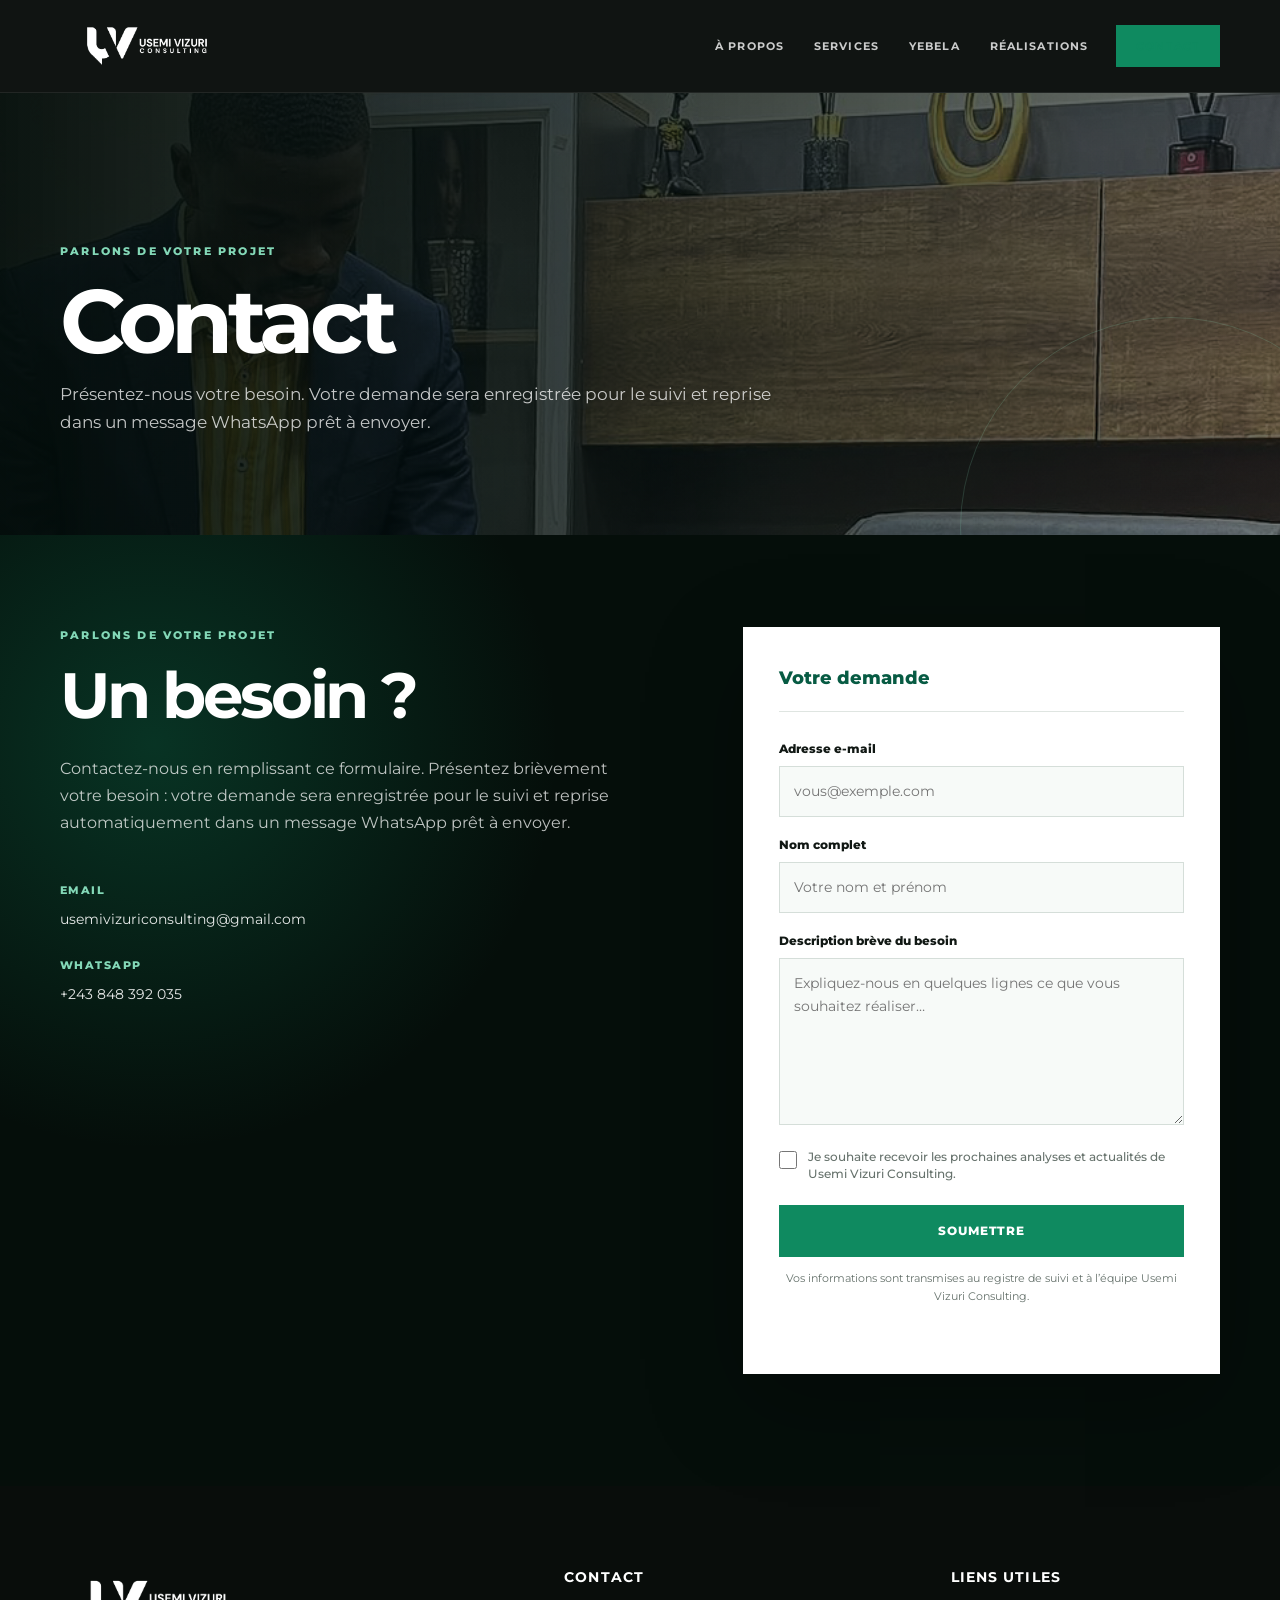
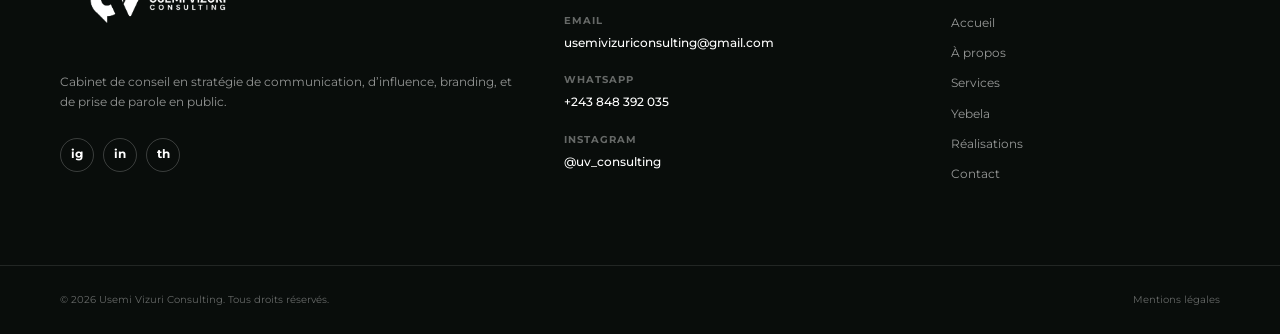
<file: contact.html>
<!doctype html>
<html lang="fr">
<head>
  <meta charset="utf-8">
  <meta name="viewport" content="width=device-width, initial-scale=1">
  <meta name="description" content="Contactez Usemi Vizuri Consulting et présentez brièvement votre projet ou votre besoin.">
  <meta name="theme-color" content="#0b0f0d">
  <title>Contact — Usemi Vizuri Consulting</title>
  <link rel="preconnect" href="https://fonts.googleapis.com">
  <link rel="preconnect" href="https://fonts.gstatic.com" crossorigin>
  <link href="https://fonts.googleapis.com/css2?family=Montserrat:wght@400;500;600;700;800&family=Playfair+Display:ital,wght@0,700;1,700&display=swap" rel="stylesheet">
  <link rel="icon" href="assets/logo-usemi-vizuri-dark.png" type="image/png">
  <link rel="stylesheet" href="styles.css">
</head>
<body>
  <a class="skip-link" href="#contenu">Aller au contenu</a>

  <header class="site-header" id="top">
    <div class="container header-inner">
      <a class="brand" href="index.html" aria-label="Usemi Vizuri Consulting — Accueil">
        <span class="brand-logo"><img src="assets/logo-usemi-vizuri-white.png" alt="Logo Usemi Vizuri Consulting"></span>
        <span class="brand-copy">
          <strong>Usemi Vizuri</strong>
          <small>Consulting</small>
        </span>
      </a>

      <button class="menu-toggle" type="button" aria-expanded="false" aria-controls="main-nav" aria-label="Ouvrir le menu">
        <span></span><span></span><span></span>
      </button>

      <nav class="main-nav" id="main-nav" aria-label="Navigation principale">
        <a href="a-propos.html">À propos</a>
        <a href="services.html">Services</a>
        <a href="yebela.html">Yebela</a>
        <a href="realisations.html">Réalisations</a>
        <a class="nav-cta" href="contact.html" aria-current="page">Contact</a>
      </nav>
    </div>
  </header>

  <main id="contenu">
    <section class="page-hero" style="--page-image: url('assets/media/photos/IMG-20260814-WA0047_traitee.png')" aria-labelledby="page-title">
      <div class="container"><p class="eyebrow light">Parlons de votre projet</p><h1 id="page-title">Contact</h1><p>Présentez-nous votre besoin. Votre demande sera enregistrée pour le suivi et reprise dans un message WhatsApp prêt à envoyer.</p></div>
    </section>    <section class="contact-section inner-contact" id="contact" aria-labelledby="contact-title">
      <div class="container contact-layout">
        <div class="contact-copy reveal">
          <p class="eyebrow light">Parlons de votre projet</p>
          <h2 id="contact-title">Un besoin ?</h2>
          <p>Contactez-nous en remplissant ce formulaire. Présentez brièvement votre besoin : votre demande sera enregistrée pour le suivi et reprise automatiquement dans un message WhatsApp prêt à envoyer.</p>
          <div class="contact-details">
            <div><span>Email</span><a href="mailto:usemivizuriconsulting@gmail.com">usemivizuriconsulting@gmail.com</a></div>
            <div><span>WhatsApp</span><a href="https://wa.me/243848392035" target="_blank" rel="noopener noreferrer">+243 848 392 035</a></div>
          </div>
        </div>
        <form class="contact-form reveal" id="contact-form" method="post">
          <div class="form-heading"><span>Votre demande</span></div>
          <label for="contact-email">Adresse e-mail
            <input id="contact-email" name="email" type="email" autocomplete="email" placeholder="vous@exemple.com" required>
          </label>
          <label for="contact-name">Nom complet
            <input id="contact-name" name="nom" type="text" autocomplete="name" placeholder="Votre nom et prénom" maxlength="120" required>
          </label>
          <label for="contact-need">Description brève du besoin
            <textarea id="contact-need" name="besoin" rows="6" maxlength="1200" placeholder="Expliquez-nous en quelques lignes ce que vous souhaitez réaliser…" required></textarea>
          </label>
          <label class="newsletter-consent" for="contact-newsletter">
            <input id="contact-newsletter" name="actualites" type="checkbox" value="oui">
            <span>Je souhaite recevoir les prochaines analyses et actualités de Usemi Vizuri Consulting.</span>
          </label>
          <label class="form-trap" aria-hidden="true">Ne pas remplir
            <input name="website" type="text" tabindex="-1" autocomplete="off">
          </label>
          <button class="button button-primary submit-button" type="submit">
            <span class="submit-button-loader" aria-hidden="true"></span>
            <span class="submit-button-label">Soumettre</span>
          </button>
          <p class="form-note">Vos informations sont transmises au registre de suivi et à l’équipe Usemi Vizuri Consulting.</p>
          <p class="contact-form-status" id="contact-form-status" role="status" aria-live="polite"></p>
          <section class="submission-receipt" id="submission-receipt" aria-live="polite" hidden>
            <div class="receipt-check" aria-hidden="true">✓</div>
            <div class="receipt-content">
              <span class="receipt-eyebrow">Accusé d’enregistrement UV Consulting</span>
              <h3>Demande enregistrée avec succès</h3>
              <p>Un message WhatsApp personnalisé a également été préparé avec vos informations.</p>
              <dl class="receipt-details">
                <div><dt>Référence</dt><dd id="receipt-reference">#</dd></div>
                <div><dt>Date</dt><dd id="receipt-date">#</dd></div>
                <div><dt>Heure de Kinshasa</dt><dd id="receipt-time">#</dd></div>
              </dl>
            </div>
          </section>
        </form>
      </div>
    </section>

  </main>
  <footer class="site-footer">
    <div class="container footer-grid">
      <div class="footer-brand">
        <a class="brand footer-logo" href="index.html">
          <span class="brand-logo"><img src="assets/logo-usemi-vizuri-white.png" alt="Logo Usemi Vizuri Consulting"></span>
          <span class="brand-copy"><strong>Usemi Vizuri</strong><small>Consulting</small></span>
        </a>
        <p>Cabinet de conseil en stratégie de communication, d’influence, branding, et de prise de parole en public.</p>
        <div class="social-links" aria-label="Réseaux sociaux">
          <a href="https://www.instagram.com/uv_consulting/" target="_blank" rel="noopener noreferrer" aria-label="Instagram de Usemi Vizuri Consulting">ig</a>
          <a href="https://www.linkedin.com/in/usemi-vizuri-consulting-192310303" target="_blank" rel="noopener noreferrer" aria-label="LinkedIn de Usemi Vizuri Consulting">in</a>
          <a href="https://www.threads.com/@uv_consulting" target="_blank" rel="noopener noreferrer" aria-label="Threads de Usemi Vizuri Consulting">th</a>
        </div>
      </div>

      <div class="footer-contact">
        <h2>Contact</h2>
        <ul>
          <li><span>Email</span><a href="mailto:usemivizuriconsulting@gmail.com">usemivizuriconsulting@gmail.com</a></li>
          <li><span>WhatsApp</span><a href="https://wa.me/243848392035" target="_blank" rel="noopener">+243 848 392 035</a></li>
          <li><span>Instagram</span><a href="https://www.instagram.com/uv_consulting/" target="_blank" rel="noopener noreferrer">@uv_consulting</a></li>
        </ul>
      </div>

      <div class="footer-links">
        <h2>Liens utiles</h2>
        <a href="index.html">Accueil</a>
        <a href="a-propos.html">À propos</a>
        <a href="services.html">Services</a>
        <a href="yebela.html">Yebela</a>
        <a href="realisations.html">Réalisations</a>
        <a href="contact.html">Contact</a>
      </div>

    </div>
    <div class="footer-bottom">
      <div class="container">
        <p>© <span id="year"></span> Usemi Vizuri Consulting. Tous droits réservés.</p>
        <a href="#">Mentions légales</a>
      </div>
    </div>
  </footer>

  <a class="back-to-top" href="#top" aria-label="Retour en haut">↑</a>
  <script src="config.js"></script>
  <script src="script.js"></script>
</body>
</html>
</file>
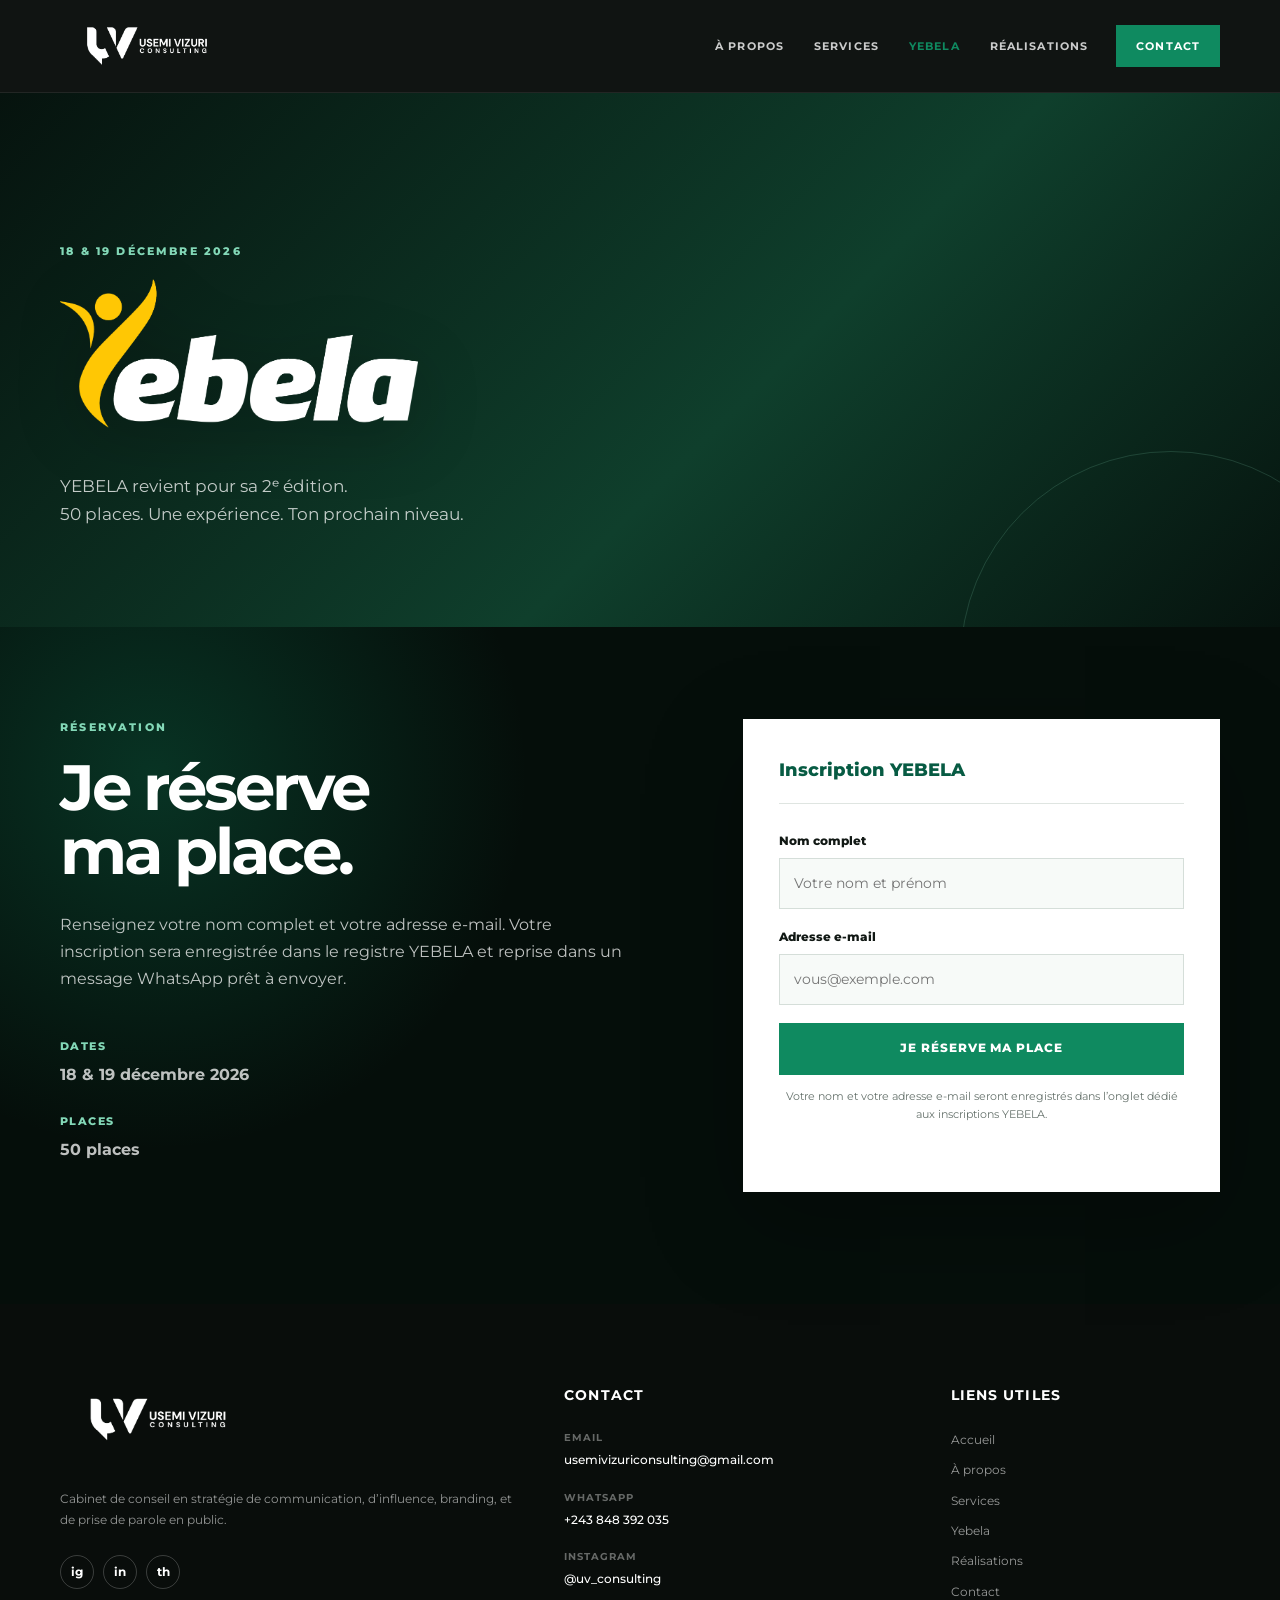
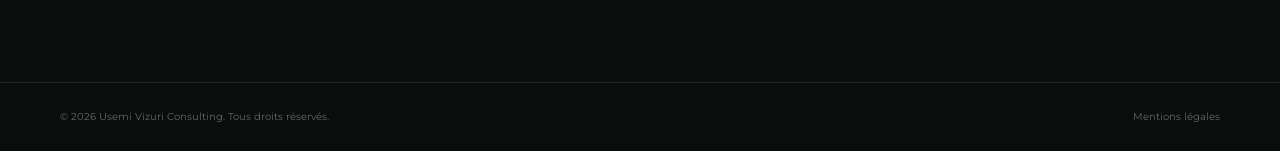
<file: inscription-yebela.html>
<!doctype html>
<html lang="fr">
<head>
  <meta charset="utf-8">
  <meta name="viewport" content="width=device-width, initial-scale=1">
  <meta name="description" content="Inscrivez-vous à la 2ᵉ édition de YEBELA, les 18 et 19 décembre 2026.">
  <meta name="theme-color" content="#0b0f0d">
  <title>Inscription YEBELA — Usemi Vizuri Consulting</title>
  <link rel="preconnect" href="https://fonts.googleapis.com">
  <link rel="preconnect" href="https://fonts.gstatic.com" crossorigin>
  <link href="https://fonts.googleapis.com/css2?family=Montserrat:wght@400;500;600;700;800&family=Playfair+Display:ital,wght@0,700;1,700&display=swap" rel="stylesheet">
  <link rel="icon" href="assets/logo-usemi-vizuri-dark.png" type="image/png">
  <link rel="stylesheet" href="styles.css">
</head>
<body>
  <a class="skip-link" href="#contenu">Aller au contenu</a>

  <header class="site-header" id="top">
    <div class="container header-inner">
      <a class="brand" href="index.html" aria-label="Usemi Vizuri Consulting — Accueil">
        <span class="brand-logo"><img src="assets/logo-usemi-vizuri-white.png" alt="Logo Usemi Vizuri Consulting"></span>
        <span class="brand-copy"><strong>Usemi Vizuri</strong><small>Consulting</small></span>
      </a>
      <button class="menu-toggle" type="button" aria-expanded="false" aria-controls="main-nav" aria-label="Ouvrir le menu"><span></span><span></span><span></span></button>
      <nav class="main-nav" id="main-nav" aria-label="Navigation principale">
        <a href="a-propos.html">À propos</a>
        <a href="services.html">Services</a>
        <a href="yebela.html" aria-current="page">Yebela</a>
        <a href="realisations.html">Réalisations</a>
        <a class="nav-cta" href="contact.html">Contact</a>
      </nav>
    </div>
  </header>

  <main id="contenu">
    <section class="page-hero yebela-page-hero" aria-labelledby="page-title">
      <div class="container">
        <p class="eyebrow light">18 &amp; 19 décembre 2026</p>
        <img class="yebela-page-logo" src="assets/logo-yebela.png" alt="Logo YEBELA">
        <h1 class="sr-only" id="page-title">Inscription YEBELA</h1>
        <p>YEBELA revient pour sa 2ᵉ édition.<br>50 places. Une expérience. Ton prochain niveau.</p>
      </div>
    </section>

    <section class="contact-section inner-contact" aria-labelledby="registration-title">
      <div class="container contact-layout">
        <div class="contact-copy reveal">
          <p class="eyebrow light">Réservation</p>
          <h2 id="registration-title">Je réserve<br>ma place.</h2>
          <p>Renseignez votre nom complet et votre adresse e-mail. Votre inscription sera enregistrée dans le registre YEBELA et reprise dans un message WhatsApp prêt à envoyer.</p>
          <div class="contact-details">
            <div><span>Dates</span><strong>18 &amp; 19 décembre 2026</strong></div>
            <div><span>Places</span><strong>50 places</strong></div>
          </div>
        </div>

        <form class="contact-form reveal" id="yebela-registration-form" method="post">
          <div class="form-heading"><span>Inscription YEBELA</span></div>
          <label for="yebela-name">Nom complet
            <input id="yebela-name" name="nom" type="text" autocomplete="name" placeholder="Votre nom et prénom" maxlength="120" required>
          </label>
          <label for="yebela-email">Adresse e-mail
            <input id="yebela-email" name="email" type="email" autocomplete="email" placeholder="vous@exemple.com" maxlength="180" required>
          </label>
          <label class="form-trap" aria-hidden="true">Ne pas remplir
            <input name="website" type="text" tabindex="-1" autocomplete="off">
          </label>
          <button class="button button-primary submit-button" type="submit">
            <span class="submit-button-loader" aria-hidden="true"></span>
            <span class="submit-button-label">Je réserve ma place</span>
          </button>
          <p class="form-note">Votre nom et votre adresse e-mail seront enregistrés dans l’onglet dédié aux inscriptions YEBELA.</p>
          <p class="contact-form-status" id="yebela-registration-status" role="status" aria-live="polite"></p>
          <section class="submission-receipt" id="yebela-registration-receipt" aria-live="polite" hidden>
            <div class="receipt-check" aria-hidden="true">✓</div>
            <div class="receipt-content">
              <span class="receipt-eyebrow">Inscription YEBELA</span>
              <h3>Votre inscription est enregistrée</h3>
              <p>Le message WhatsApp personnalisé a également été préparé avec votre nom et votre adresse e-mail.</p>
              <dl class="receipt-details">
                <div><dt>Référence</dt><dd data-yebela-reference>#</dd></div>
                <div><dt>Date</dt><dd data-yebela-date>#</dd></div>
                <div><dt>Heure de Kinshasa</dt><dd data-yebela-time>#</dd></div>
              </dl>
            </div>
          </section>
        </form>
      </div>
    </section>
  </main>

  <footer class="site-footer">
    <div class="container footer-grid">
      <div class="footer-brand">
        <a class="brand footer-logo" href="index.html"><span class="brand-logo"><img src="assets/logo-usemi-vizuri-white.png" alt="Logo Usemi Vizuri Consulting"></span><span class="brand-copy"><strong>Usemi Vizuri</strong><small>Consulting</small></span></a>
        <p>Cabinet de conseil en stratégie de communication, d’influence, branding, et de prise de parole en public.</p>
        <div class="social-links" aria-label="Réseaux sociaux"><a href="https://www.instagram.com/uv_consulting/" target="_blank" rel="noopener noreferrer" aria-label="Instagram de Usemi Vizuri Consulting">ig</a><a href="https://www.linkedin.com/in/usemi-vizuri-consulting-192310303" target="_blank" rel="noopener noreferrer" aria-label="LinkedIn de Usemi Vizuri Consulting">in</a><a href="https://www.threads.com/@uv_consulting" target="_blank" rel="noopener noreferrer" aria-label="Threads de Usemi Vizuri Consulting">th</a></div>
      </div>
      <div class="footer-contact">
        <h2>Contact</h2>
        <ul><li><span>Email</span><a href="mailto:usemivizuriconsulting@gmail.com">usemivizuriconsulting@gmail.com</a></li><li><span>WhatsApp</span><a href="https://wa.me/243848392035" target="_blank" rel="noopener">+243 848 392 035</a></li><li><span>Instagram</span><a href="https://www.instagram.com/uv_consulting/" target="_blank" rel="noopener noreferrer">@uv_consulting</a></li></ul>
      </div>
      <div class="footer-links"><h2>Liens utiles</h2><a href="index.html">Accueil</a><a href="a-propos.html">À propos</a><a href="services.html">Services</a><a href="yebela.html">Yebela</a><a href="realisations.html">Réalisations</a><a href="contact.html">Contact</a></div>
    </div>
    <div class="footer-bottom"><div class="container"><p>© <span id="year"></span> Usemi Vizuri Consulting. Tous droits réservés.</p><a href="#">Mentions légales</a></div></div>
  </footer>

  <a class="back-to-top" href="#top" aria-label="Retour en haut">↑</a>
  <script src="config.js"></script>
  <script src="script.js"></script>
</body>
</html>
</file>
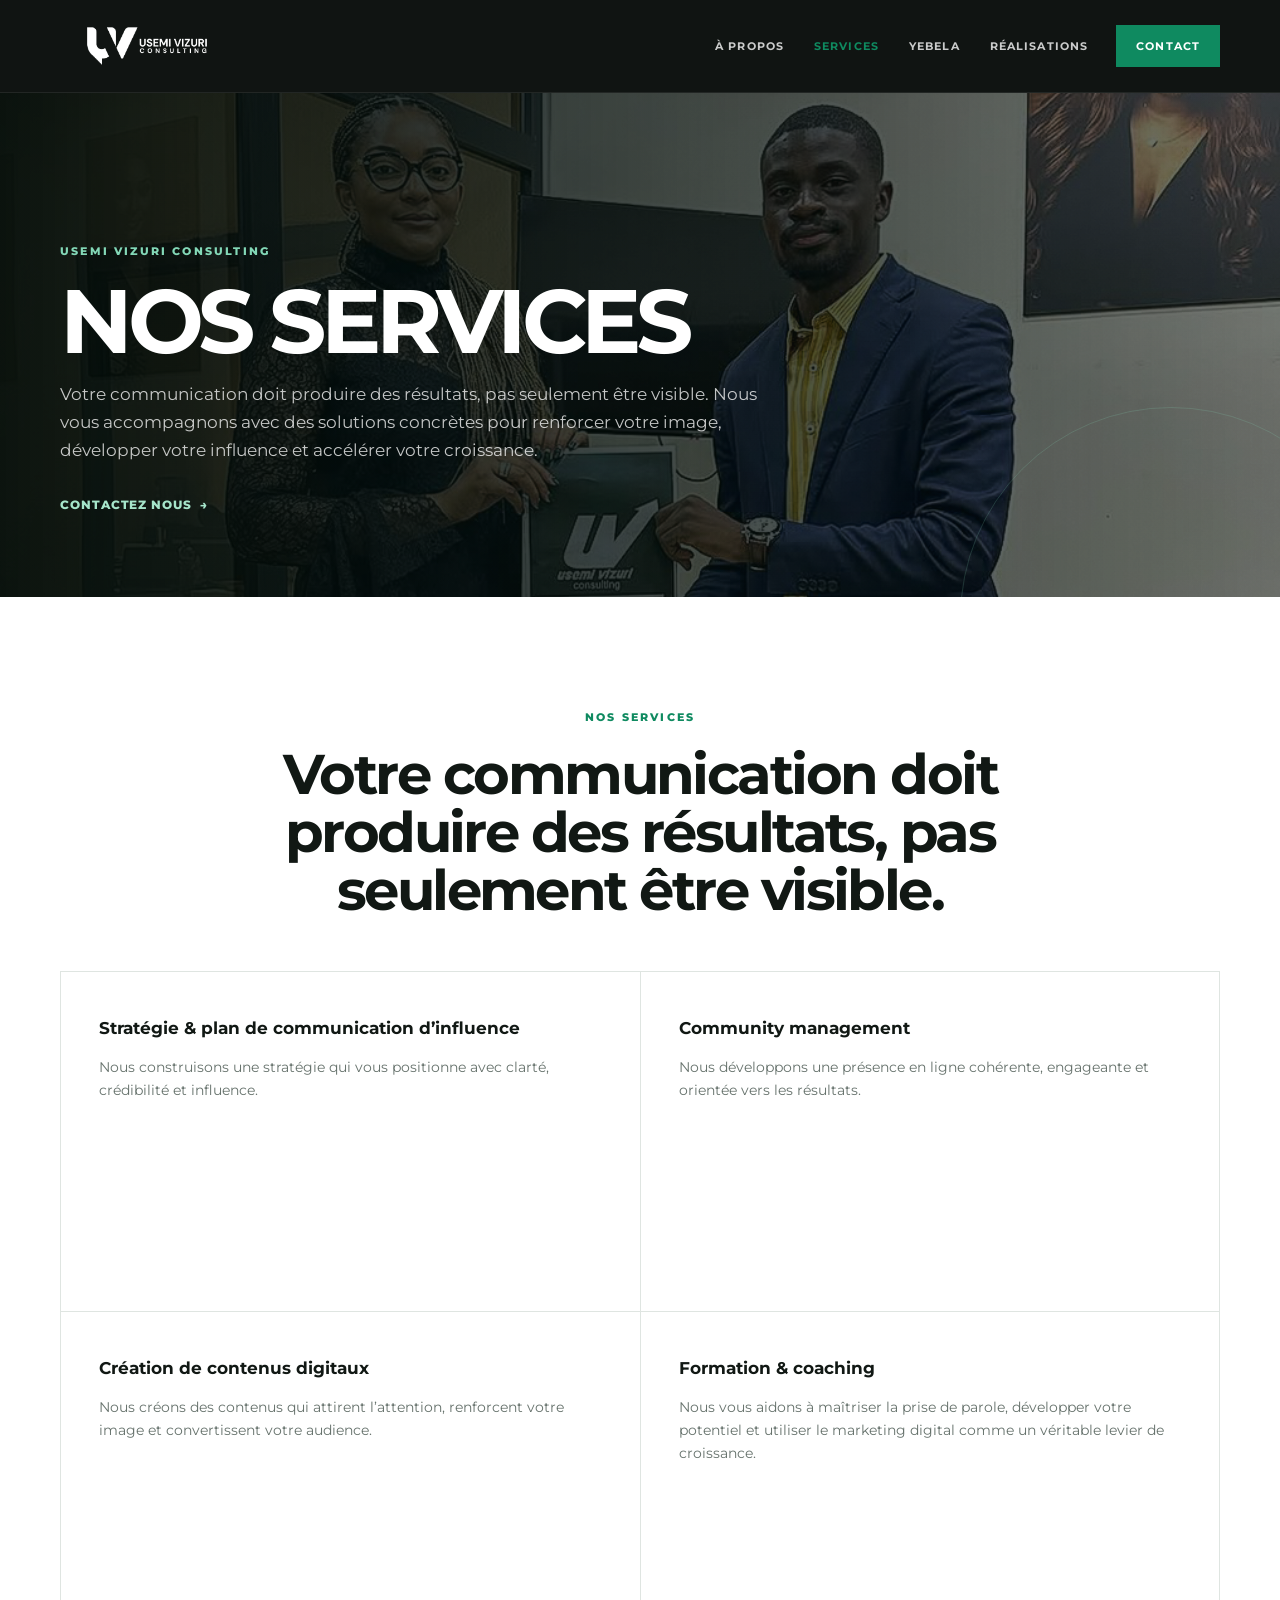
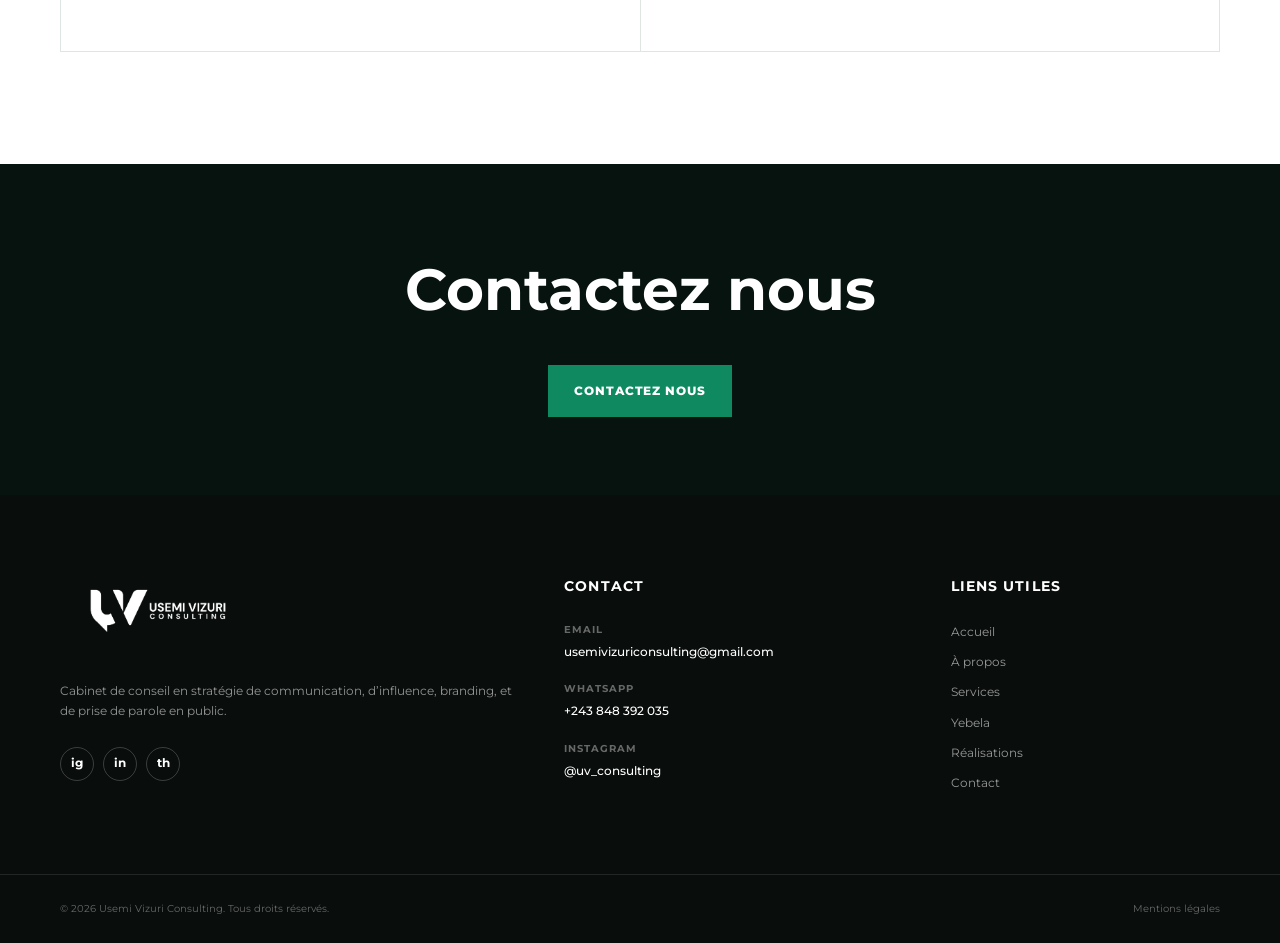
<file: services.html>
<!doctype html>
<html lang="fr">
<head>
  <meta charset="utf-8">
  <meta name="viewport" content="width=device-width, initial-scale=1">
  <meta name="description" content="Votre communication doit produire des résultats, pas seulement être visible.">
  <meta name="theme-color" content="#0b0f0d">
  <title>Services — Usemi Vizuri Consulting</title>
  <link rel="preconnect" href="https://fonts.googleapis.com">
  <link rel="preconnect" href="https://fonts.gstatic.com" crossorigin>
  <link href="https://fonts.googleapis.com/css2?family=Montserrat:wght@400;500;600;700;800&family=Playfair+Display:ital,wght@0,700;1,700&display=swap" rel="stylesheet">
  <link rel="icon" href="assets/logo-usemi-vizuri-dark.png" type="image/png">
  <link rel="stylesheet" href="styles.css">
</head>
<body>
  <a class="skip-link" href="#contenu">Aller au contenu</a>

  <header class="site-header" id="top">
    <div class="container header-inner">
      <a class="brand" href="index.html" aria-label="Usemi Vizuri Consulting — Accueil">
        <span class="brand-logo"><img src="assets/logo-usemi-vizuri-white.png" alt="Logo Usemi Vizuri Consulting"></span>
        <span class="brand-copy">
          <strong>Usemi Vizuri</strong>
          <small>Consulting</small>
        </span>
      </a>

      <button class="menu-toggle" type="button" aria-expanded="false" aria-controls="main-nav" aria-label="Ouvrir le menu">
        <span></span><span></span><span></span>
      </button>

      <nav class="main-nav" id="main-nav" aria-label="Navigation principale">
        <a href="a-propos.html">À propos</a>
        <a href="services.html" aria-current="page">Services</a>
        <a href="yebela.html">Yebela</a>
        <a href="realisations.html">Réalisations</a>
        <a class="nav-cta" href="contact.html">Contact</a>
      </nav>
    </div>
  </header>

  <main id="contenu">
    <section class="page-hero" style="--page-image: url('assets/media/photos/IMG-20260814-WA0048_traitee.png')" aria-labelledby="page-title">
      <div class="container"><p class="eyebrow light">Usemi Vizuri Consulting</p><h1 id="page-title">NOS SERVICES</h1><p>Votre communication doit produire des résultats, pas seulement être visible. Nous vous accompagnons avec des solutions concrètes pour renforcer votre image, développer votre influence et accélérer votre croissance.</p><div class="page-nav"><a href="contact.html">Contactez nous</a></div></div>
    </section>
    <section class="services section page-content">
      <div class="container">
        <div class="section-heading centered reveal"><p class="eyebrow">NOS SERVICES</p><h2>Votre communication doit produire des résultats, pas seulement être visible.</h2></div>
        <div class="service-grid">
          <article class="service-card reveal"><h3>Stratégie &amp; plan de communication d’influence</h3><p>Nous construisons une stratégie qui vous positionne avec clarté, crédibilité et influence.</p></article>
          <article class="service-card reveal"><h3>Community management</h3><p>Nous développons une présence en ligne cohérente, engageante et orientée vers les résultats.</p></article>
          <article class="service-card reveal"><h3>Création de contenus digitaux</h3><p>Nous créons des contenus qui attirent l’attention, renforcent votre image et convertissent votre audience.</p></article>
          <article class="service-card reveal"><h3>Formation &amp; coaching</h3><p>Nous vous aidons à maîtriser la prise de parole, développer votre potentiel et utiliser le marketing digital comme un véritable levier de croissance.</p></article>
        </div>
      </div>
    </section>
    <section class="page-cta"><div class="container"><h2>Contactez nous</h2><a class="button button-primary" href="contact.html">Contactez nous</a></div></section>
  </main>
  <footer class="site-footer">
    <div class="container footer-grid">
      <div class="footer-brand">
        <a class="brand footer-logo" href="index.html">
          <span class="brand-logo"><img src="assets/logo-usemi-vizuri-white.png" alt="Logo Usemi Vizuri Consulting"></span>
          <span class="brand-copy"><strong>Usemi Vizuri</strong><small>Consulting</small></span>
        </a>
        <p>Cabinet de conseil en stratégie de communication, d’influence, branding, et de prise de parole en public.</p>
        <div class="social-links" aria-label="Réseaux sociaux">
          <a href="https://www.instagram.com/uv_consulting/" target="_blank" rel="noopener noreferrer" aria-label="Instagram de Usemi Vizuri Consulting">ig</a>
          <a href="https://www.linkedin.com/in/usemi-vizuri-consulting-192310303" target="_blank" rel="noopener noreferrer" aria-label="LinkedIn de Usemi Vizuri Consulting">in</a>
          <a href="https://www.threads.com/@uv_consulting" target="_blank" rel="noopener noreferrer" aria-label="Threads de Usemi Vizuri Consulting">th</a>
        </div>
      </div>

      <div class="footer-contact">
        <h2>Contact</h2>
        <ul>
          <li><span>Email</span><a href="mailto:usemivizuriconsulting@gmail.com">usemivizuriconsulting@gmail.com</a></li>
          <li><span>WhatsApp</span><a href="https://wa.me/243848392035" target="_blank" rel="noopener">+243 848 392 035</a></li>
          <li><span>Instagram</span><a href="https://www.instagram.com/uv_consulting/" target="_blank" rel="noopener noreferrer">@uv_consulting</a></li>
        </ul>
      </div>

      <div class="footer-links">
        <h2>Liens utiles</h2>
        <a href="index.html">Accueil</a>
        <a href="a-propos.html">À propos</a>
        <a href="services.html">Services</a>
        <a href="yebela.html">Yebela</a>
        <a href="realisations.html">Réalisations</a>
        <a href="contact.html">Contact</a>
      </div>

    </div>
    <div class="footer-bottom">
      <div class="container">
        <p>© <span id="year"></span> Usemi Vizuri Consulting. Tous droits réservés.</p>
        <a href="#">Mentions légales</a>
      </div>
    </div>
  </footer>

  <a class="back-to-top" href="#top" aria-label="Retour en haut">↑</a>
  <script src="config.js"></script>
  <script src="script.js"></script>
</body>
</html>
</file>
<file: styles.css>
:root {
  --green: #075b43;
  --green-bright: #0f8a60;
  --green-soft: #dcece6;
  --ink: #111814;
  --black: #090d0b;
  --cream: #f7f6f1;
  --white: #ffffff;
  --muted: #66726c;
  --line: #dfe5e1;
  --shadow: 0 24px 70px rgba(10, 36, 27, .14);
  --container: 1160px;
}

* { box-sizing: border-box; }

html {
  scroll-behavior: smooth;
  scroll-padding-top: 92px;
}

body {
  margin: 0;
  overflow-x: hidden;
  background: var(--white);
  color: var(--ink);
  font-family: "Montserrat", Arial, sans-serif;
  line-height: 1.65;
  -webkit-font-smoothing: antialiased;
}

body.menu-open { overflow: hidden; }

img { display: block; max-width: 100%; }
a { color: inherit; text-decoration: none; }
button, input { font: inherit; }

.container {
  width: min(var(--container), calc(100% - 48px));
  margin-inline: auto;
}

.skip-link {
  position: fixed;
  top: 12px;
  left: 12px;
  z-index: 999;
  padding: 10px 16px;
  background: var(--white);
  color: var(--black);
  transform: translateY(-150%);
}

.skip-link:focus { transform: translateY(0); }
.sr-only {
  position: absolute;
  width: 1px;
  height: 1px;
  padding: 0;
  margin: -1px;
  overflow: hidden;
  clip: rect(0, 0, 0, 0);
  white-space: nowrap;
  border: 0;
}

.site-header {
  position: sticky;
  top: 0;
  z-index: 100;
  min-height: 92px;
  background: rgba(9, 13, 11, .97);
  border-bottom: 1px solid rgba(255, 255, 255, .08);
  backdrop-filter: blur(16px);
}

.header-inner {
  min-height: 92px;
  display: flex;
  align-items: center;
  justify-content: space-between;
  gap: 32px;
}

.brand {
  display: inline-flex;
  align-items: center;
  gap: 0;
  color: var(--white);
}

.brand-logo {
  display: grid;
  place-items: center;
  width: 174px;
  height: 64px;
  overflow: visible;
  border-radius: 0;
  background: transparent;
}

.brand-logo img { width: 100%; height: 100%; object-fit: contain; }
.brand-copy { display: none; line-height: 1.05; }
.brand-copy strong { font-size: .92rem; letter-spacing: .04em; }
.brand-copy small {
  margin-top: 6px;
  color: rgba(255, 255, 255, .62);
  font-size: .61rem;
  font-weight: 700;
  letter-spacing: .24em;
  text-transform: uppercase;
}

.main-nav { display: flex; align-items: center; gap: 6px; }
.main-nav a {
  padding: 10px 12px;
  color: rgba(255, 255, 255, .78);
  font-size: .7rem;
  font-weight: 700;
  letter-spacing: .1em;
  text-transform: uppercase;
  transition: color .2s ease, background .2s ease;
}
.main-nav a:hover, .main-nav a:focus-visible { color: var(--white); }
.main-nav a[aria-current="page"] { color: var(--green-bright); }
.main-nav .nav-cta {
  margin-left: 10px;
  padding: 12px 20px;
  background: var(--green-bright);
  color: var(--white);
}
.main-nav .nav-cta:hover { background: var(--green); }

.menu-toggle {
  display: none;
  width: 46px;
  height: 46px;
  padding: 10px;
  border: 0;
  background: transparent;
  color: var(--white);
  cursor: pointer;
}
.menu-toggle span {
  display: block;
  width: 100%;
  height: 2px;
  margin: 6px 0;
  background: currentColor;
  transition: transform .25s ease, opacity .25s ease;
}
.menu-toggle[aria-expanded="true"] span:nth-child(1) { transform: translateY(8px) rotate(45deg); }
.menu-toggle[aria-expanded="true"] span:nth-child(2) { opacity: 0; }
.menu-toggle[aria-expanded="true"] span:nth-child(3) { transform: translateY(-8px) rotate(-45deg); }

.hero {
  position: relative;
  min-height: calc(100vh - 92px);
  display: flex;
  align-items: center;
  isolation: isolate;
  overflow: hidden;
  background: var(--black);
  color: var(--white);
}

.hero-shade {
  position: absolute;
  inset: 0;
  z-index: -1;
  background:
    linear-gradient(90deg, rgba(3, 13, 10, .96) 0%, rgba(3, 13, 10, .78) 38%, rgba(3, 13, 10, .24) 70%, rgba(3, 13, 10, .18) 100%),
    linear-gradient(0deg, rgba(3, 13, 10, .58), transparent 45%);
}

.hero-inner { padding-block: 110px 140px; }
.eyebrow {
  margin: 0 0 18px;
  color: var(--green-bright);
  font-size: .68rem;
  font-weight: 800;
  letter-spacing: .2em;
  text-transform: uppercase;
}
.eyebrow.light { color: #83d8b7; }
.eyebrow span { display: inline-block; width: 34px; height: 1px; margin: 0 10px 3px; background: currentColor; }

.hero h1 {
  max-width: 820px;
  margin: 0;
  font-size: clamp(3rem, 6.2vw, 6.15rem);
  line-height: .98;
  letter-spacing: -.055em;
}

h1 em, h2 em {
  color: #75c7a8;
  font-family: "Playfair Display", Georgia, serif;
  font-weight: 700;
}

.hero-lead {
  max-width: 680px;
  margin: 30px 0 0;
  color: rgba(255, 255, 255, .78);
  font-size: clamp(1rem, 1.5vw, 1.18rem);
}

.hero-actions { display: flex; flex-wrap: wrap; gap: 14px; margin-top: 38px; }
.button {
  display: inline-flex;
  min-height: 52px;
  align-items: center;
  justify-content: center;
  padding: 13px 25px;
  border: 1px solid transparent;
  font-size: .72rem;
  font-weight: 800;
  letter-spacing: .08em;
  text-transform: uppercase;
  transition: transform .2s ease, background .2s ease, color .2s ease, border-color .2s ease;
}
.button:hover { transform: translateY(-2px); }
.button-primary { background: var(--green-bright); color: var(--white); }
.button-primary:hover { background: #12a06e; }
.button-ghost { border-color: rgba(255,255,255,.55); color: var(--white); }
.button-ghost:hover { border-color: var(--white); background: var(--white); color: var(--black); }
.button-light { background: var(--white); color: var(--green); }

.scroll-cue {
  position: absolute;
  right: 38px;
  bottom: 30px;
  display: flex;
  align-items: center;
  gap: 15px;
  color: rgba(255,255,255,.68);
  font-size: .6rem;
  font-weight: 700;
  letter-spacing: .17em;
  text-transform: uppercase;
  transform: rotate(90deg) translateX(-100%);
  transform-origin: right bottom;
}
.scroll-cue i { width: 54px; height: 1px; background: currentColor; }

.section { padding: 112px 0; }
.section-heading { max-width: 780px; margin-bottom: 66px; }
.section-heading.centered { margin-inline: auto; text-align: center; }
.section-heading h2, .about-copy h2 {
  margin: 0;
  color: var(--ink);
  font-size: clamp(2.3rem, 4.4vw, 4.5rem);
  line-height: 1.03;
  letter-spacing: -.045em;
}
.section-heading p:not(.eyebrow) { max-width: 650px; margin: 24px auto 0; color: var(--muted); }

.service-grid {
  display: grid;
  grid-template-columns: repeat(2, 1fr);
  border-top: 1px solid var(--line);
  border-left: 1px solid var(--line);
}
.service-card {
  min-height: 340px;
  padding: 46px 38px;
  border-right: 1px solid var(--line);
  border-bottom: 1px solid var(--line);
  background: var(--white);
  transition: background .25s ease, color .25s ease, transform .25s ease;
}
.service-card:hover { z-index: 2; background: var(--green); color: var(--white); transform: translateY(-5px); box-shadow: var(--shadow); }
.service-icon { width: 56px; height: 56px; margin-bottom: 30px; color: var(--green-bright); }
.service-icon svg { width: 100%; height: 100%; fill: none; stroke: currentColor; stroke-width: 2; stroke-linecap: round; stroke-linejoin: round; }
.service-card:hover .service-icon { color: #8de0bd; }
.service-card h3 { margin: 0 0 16px; font-size: 1.05rem; line-height: 1.3; }
.service-card p { margin: 0; color: var(--muted); font-size: .88rem; }
.service-card:hover p { color: rgba(255,255,255,.72); }

.manifesto { display: grid; grid-template-columns: 1fr 1fr; min-height: 660px; }
.manifesto-panel { display: flex; flex-direction: column; justify-content: center; padding: clamp(60px, 8vw, 130px); }
.manifesto-green { background: var(--green); color: var(--white); }
.manifesto-green h2 { max-width: 600px; margin: 0; font-size: clamp(2.2rem, 4vw, 4.1rem); line-height: 1.02; letter-spacing: -.045em; }
.manifesto-green > p:not(.eyebrow) { max-width: 590px; margin: 28px 0 36px; color: rgba(255,255,255,.76); }
.manifesto-green .button { align-self: flex-start; }
.manifesto-dark {
  position: relative;
  overflow: hidden;
  background:
    radial-gradient(circle at 78% 24%, rgba(15,138,96,.28), transparent 26%),
    linear-gradient(135deg, #101a16, var(--black));
  color: var(--white);
}
.manifesto-dark::after {
  content: "UV";
  position: absolute;
  right: -5%;
  bottom: -20%;
  color: rgba(255,255,255,.035);
  font-size: 26vw;
  font-weight: 800;
  font-style: italic;
  line-height: 1;
}
.quote-mark { position: relative; z-index: 1; color: #70d0aa; font-family: Georgia, serif; font-size: 7rem; line-height: .6; }
.manifesto blockquote { position: relative; z-index: 1; max-width: 560px; margin: 26px 0; font-family: "Playfair Display", Georgia, serif; font-size: clamp(1.7rem, 3vw, 3rem); line-height: 1.25; }
.manifesto-dark p { position: relative; z-index: 1; color: #70d0aa; font-size: .7rem; font-weight: 800; letter-spacing: .13em; text-transform: uppercase; }

.about { background: var(--cream); }
.about-grid { display: grid; grid-template-columns: 1.02fr .98fr; align-items: center; gap: clamp(50px, 8vw, 110px); }
.about-copy .lead { margin-top: 30px; color: var(--ink); font-size: 1.12rem; font-weight: 600; }
.about-copy > p:not(.eyebrow):not(.lead) { color: var(--muted); }
.about-facts { display: grid; grid-template-columns: repeat(3, 1fr); gap: 15px; margin-top: 38px; }
.about-facts div { padding-top: 18px; border-top: 2px solid var(--green); }
.about-facts strong, .about-facts span { display: block; }
.about-facts strong { font-size: .84rem; }
.about-facts span { margin-top: 5px; color: var(--muted); font-size: .7rem; }
.about-visual {
  position: relative;
  min-height: 590px;
  background: var(--black) url("assets/media/about/equipe-usemi-vizuri.png") center / contain no-repeat;
  box-shadow: var(--shadow);
}
.about-visual::before { content: ""; position: absolute; inset: 0; background: linear-gradient(0deg, rgba(3,20,14,.52), transparent 58%); }
.about-badge { position: absolute; left: -34px; bottom: 34px; display: grid; min-width: 210px; padding: 24px 28px; background: var(--green); color: var(--white); }
.about-badge strong { font-size: 2.7rem; font-style: italic; line-height: 1; }
.about-badge span { margin-top: 8px; font-size: .65rem; font-weight: 700; letter-spacing: .1em; text-transform: uppercase; }
.yebela {
  overflow: hidden;
  background:
    radial-gradient(circle at 12% 20%, rgba(15, 138, 96, .34), transparent 30%),
    linear-gradient(135deg, #08110d, #101c17 58%, #06100c);
  color: var(--white);
}
.yebela-grid { display: grid; grid-template-columns: .9fr 1.1fr; align-items: center; gap: clamp(54px, 9vw, 130px); }
.yebela-grid > * { min-width: 0; }
.yebela-tagline, .yebela-copy > p { overflow-wrap: anywhere; }
.yebela-intro { position: relative; min-height: 500px; display: flex; flex-direction: column; justify-content: center; }
.yebela-logo {
  position: relative;
  width: min(100%, 440px);
  height: auto;
  max-height: 220px;
  margin: 18px 0 4px;
  object-fit: contain;
  object-position: left center;
  filter: drop-shadow(0 16px 36px rgba(0, 0, 0, .22));
}.yebela-intro h2:not(.sr-only) { position: relative; margin: 0; font-size: clamp(4.3rem, 10vw, 8rem); line-height: .9; letter-spacing: -.07em; }
.yebela-tagline { position: relative; max-width: 560px; margin: 28px 0 0; color: #83d8b7; font-family: "Playfair Display", Georgia, serif; font-size: clamp(1.45rem, 2.7vw, 2.25rem); line-height: 1.25; }
.yebela-copy > p { color: rgba(255, 255, 255, .72); }
.yebela-gallery {
  grid-column: 1 / -1;
  display: grid;
  grid-template-columns: repeat(6, minmax(0, 1fr));
  grid-auto-rows: clamp(130px, 15vw, 185px);
  gap: 14px;
  margin-top: 12px;
}
.yebela-gallery figure {
  position: relative;
  min-width: 0;
  margin: 0;
  overflow: hidden;
  border: 1px solid rgba(255, 255, 255, .12);
  border-radius: 4px;
  background: #06130e;
  box-shadow: 0 24px 55px rgba(0, 0, 0, .24);
  animation: yebela-card-drift 10s ease-in-out infinite;
}
.yebela-gallery figure:nth-child(1) { grid-column: span 2; grid-row: span 2; }
.yebela-gallery figure:nth-child(2),
.yebela-gallery figure:nth-child(3) { grid-column: span 1; }
.yebela-gallery figure:nth-child(4),
.yebela-gallery figure:nth-child(5),
.yebela-gallery figure:nth-child(6) { grid-column: span 2; }
.yebela-gallery figure:nth-child(2) { animation-delay: -2s; }
.yebela-gallery figure:nth-child(3) { animation-delay: -5s; }
.yebela-gallery figure:nth-child(4) { animation-delay: -7s; }
.yebela-gallery figure:nth-child(5) { animation-delay: -3s; }
.yebela-gallery figure:nth-child(6) { animation-delay: -8s; }
.yebela-gallery img {
  width: 100%;
  height: 100%;
  object-fit: cover;
  transition: transform .65s ease, filter .65s ease;
}
.yebela-gallery figure::after {
  position: absolute;
  inset: 0;
  content: "";
  background: linear-gradient(180deg, transparent 58%, rgba(2, 12, 8, .3));
  pointer-events: none;
}
.yebela-gallery:hover figure { animation-play-state: paused; }
.yebela-gallery figure:hover img { transform: scale(1.025); filter: saturate(1.06); }
@keyframes yebela-card-drift {
  0%, 100% { transform: translateY(0); }
  50% { transform: translateY(-6px); }
}
.yebela-event-poster {
  grid-column: 1 / -1;
  width: min(100%, 700px);
  margin: clamp(26px, 5vw, 58px) auto 0;
  padding: clamp(7px, 1.2vw, 12px);
  border: 1px solid rgba(255, 255, 255, .14);
  border-radius: 6px;
  background: rgba(255, 255, 255, .045);
  box-shadow: 0 32px 78px rgba(0, 0, 0, .34);
}
.yebela-event-poster a { display: block; overflow: hidden; border-radius: 3px; }
.yebela-event-poster img {
  display: block;
  width: 100%;
  height: auto;
  transition: transform .65s ease, filter .65s ease;
}
.yebela-event-poster:hover img { transform: scale(1.012); filter: saturate(1.04); }
.yebela-focus { display: flex; flex-wrap: wrap; gap: 10px; margin: 30px 0; }
.yebela-focus span { padding: 9px 13px; border: 1px solid rgba(131, 216, 183, .35); color: #a6e5ca; font-size: .67rem; font-weight: 700; letter-spacing: .08em; text-transform: uppercase; }
.yebela-date { margin-bottom: 32px; padding-left: 18px; border-left: 3px solid var(--green-bright); }
.yebela-date strong { color: var(--white); }
.yebela-copy .button { width: auto; }

.video-showcase {
  position: relative;
  background:
    radial-gradient(circle at top left, rgba(131, 216, 183, .12), transparent 28%),
    linear-gradient(180deg, #08150f 0%, #0c1d18 32%, #07130e 100%);
  color: var(--white);
}
.video-showcase .section-heading {
  margin-bottom: 46px;
}
.video-showcase .section-heading h2 {
  max-width: 780px;
  margin-inline: auto;
  color: #f4f7f3;
  font-size: clamp(2.3rem, 5vw, 4.6rem);
}
.video-feature {
  display: grid;
  grid-template-columns: 1.4fr .95fr;
  gap: 28px;
  align-items: stretch;
}
.realisations-video-feature {
  grid-template-columns: minmax(0, 1fr);
  justify-items: center;
}
.video-card-featured.realisations-video-card {
  width: min(78vw, 340px);
  aspect-ratio: 9 / 16;
  height: auto;
  min-height: 0;
}
.video-stack {
  display: grid;
  gap: 28px;
}
.video-card {
  position: relative;
  min-height: 260px;
  overflow: hidden;
  border: 1px solid rgba(255, 255, 255, .12);
  border-radius: 28px;
  background: #0a1712;
  box-shadow: 0 30px 80px rgba(0, 0, 0, .28);
  isolation: isolate;
}
.video-card::before {
  position: absolute;
  inset: 0;
  z-index: 1;
  content: "";
  background: linear-gradient(180deg, rgba(5, 13, 10, .14) 0%, rgba(5, 13, 10, .72) 65%, rgba(5, 13, 10, .88) 100%);
}
.video-card img,
.video-card video {
  width: 100%;
  height: 100%;
  object-fit: cover;
  transition: transform .7s ease, filter .7s ease;
  filter: saturate(1.08) contrast(1.05);
}
.video-card:hover img,
.video-card:hover video {
  transform: scale(1.04);
  filter: saturate(1.12) contrast(1.08);
}
.video-card-featured {
  min-height: 620px;
}
.video-media {
  display: block;
  background: #08130f;
}
.video-controls {
  position: absolute;
  right: 18px;
  bottom: 86px;
  left: 18px;
  z-index: 4;
  display: grid;
  gap: 8px;
  opacity: 0;
  visibility: hidden;
  pointer-events: none;
  transform: translateY(10px);
  transition: opacity .22s ease, transform .22s ease, visibility .22s ease;
}
.video-card.is-playing .video-controls,
.video-card.is-hovered .video-controls,
.video-card:hover .video-controls,
.video-card:focus-within .video-controls {
  opacity: 1;
  visibility: visible;
  pointer-events: auto;
  transform: translateY(0);
}
.video-control-row {
  display: grid;
  grid-template-columns: 1fr auto;
  gap: 10px;
  align-items: center;
}
.video-progress {
  width: 100%;
  height: 4px;
  border-radius: 999px;
  background: rgba(255,255,255,.25);
  accent-color: #83d8b7;
  cursor: pointer;
  -webkit-appearance: none;
  appearance: none;
  outline: none;
}
.video-sound {
  display: grid;
  place-items: center;
  width: 34px;
  height: 34px;
  border: 1px solid rgba(255,255,255,.28);
  border-radius: 50%;
  background: rgba(10, 18, 14, .45);
  color: var(--white);
  cursor: pointer;
  transition: transform .2s ease, border-color .2s ease, background .2s ease;
}
.video-sound:hover,
.video-sound:focus-visible {
  transform: scale(1.04);
  border-color: rgba(131, 216, 183, .9);
  background: rgba(131, 216, 183, .16);
}
.video-sound span {
  font-size: .82rem;
  line-height: 1;
}
.video-progress::-webkit-slider-thumb {
  -webkit-appearance: none;
  width: 12px;
  height: 12px;
  border-radius: 50%;
  background: #83d8b7;
  border: 2px solid rgba(9, 16, 12, .9);
  box-shadow: 0 0 0 4px rgba(131, 216, 183, .18);
}
.video-progress::-moz-range-thumb {
  width: 12px;
  height: 12px;
  border: 2px solid rgba(9, 16, 12, .9);
  border-radius: 50%;
  background: #83d8b7;
  box-shadow: 0 0 0 4px rgba(131, 216, 183, .18);
}
.video-timing {
  display: flex;
  align-items: center;
  justify-content: space-between;
  color: rgba(255,255,255,.8);
  font-size: .6rem;
  font-weight: 700;
  letter-spacing: .08em;
  text-transform: uppercase;
}
.video-play {
  position: absolute;
  top: 28px;
  left: 28px;
  z-index: 2;
  display: grid;
  place-items: center;
  width: 72px;
  height: 72px;
  border: 1px solid rgba(255, 255, 255, .46);
  border-radius: 50%;
  background: rgba(8, 18, 14, .36);
  backdrop-filter: blur(12px);
  color: var(--white);
  cursor: pointer;
  transition: transform .25s ease, background .25s ease, border-color .25s ease, box-shadow .25s ease;
  box-shadow: 0 18px 34px rgba(0, 0, 0, .18);
}
.video-play span {
  display: inline-block;
  margin-left: 4px;
  font-size: 1.12rem;
}
.video-card:hover .video-play,
.video-play:hover,
.video-play:focus-visible,
.video-play.is-playing {
  transform: scale(1.04);
  background: rgba(131, 216, 183, .2);
  border-color: rgba(131, 216, 183, .88);
  box-shadow: 0 18px 38px rgba(131, 216, 183, .14);
}
.video-play.is-playing {
  background: rgba(131, 216, 183, .14);
}
.video-content {
  position: absolute;
  right: 26px;
  bottom: 16px;
  left: 26px;
  z-index: 2;
  display: grid;
  gap: 12px;
}
.video-tag {
  display: inline-block;
  width: fit-content;
  padding: 8px 12px;
  border: 1px solid rgba(131, 216, 183, .4);
  border-radius: 999px;
  background: rgba(8, 18, 14, .34);
  color: #a6e5ca;
  font-size: .62rem;
  font-weight: 800;
  letter-spacing: .12em;
  text-transform: uppercase;
}
.video-content h3 {
  max-width: 560px;
  margin: 0;
  color: var(--white);
  font-size: clamp(1.5rem, 2vw, 2.65rem);
  line-height: 1.08;
  letter-spacing: -.04em;
}

@media (max-width: 900px) {
  .video-showcase .section-heading {
    margin-bottom: 32px;
  }
  .video-feature {
    grid-template-columns: 1fr;
    gap: 22px;
  }
  .video-card-featured {
    min-height: 420px;
  }
}

@media (max-width: 620px) {
  .video-card,
  .video-card-featured {
    min-height: 300px;
    border-radius: 20px;
  }
  .video-play {
    top: 18px;
    left: 18px;
    width: 58px;
    height: 58px;
  }
  .video-content {
    right: 18px;
    bottom: 18px;
    left: 18px;
  }
}

.clients { background: var(--white); }
.client-shell { position: relative; display: grid; grid-template-columns: 46px 1fr 46px; align-items: center; gap: 18px; }
.client-track { display: grid; grid-auto-flow: column; grid-auto-columns: calc(25% - 14px); gap: 18px; overflow-x: auto; scroll-behavior: smooth; scroll-snap-type: x mandatory; scrollbar-width: none; }
.client-track::-webkit-scrollbar { display: none; }
.client-card {
  position: relative;
  min-height: 310px;
  display: flex;
  flex-direction: column;
  justify-content: flex-end;
  gap: 8px;
  padding: 26px 22px;
  overflow: hidden;
  scroll-snap-align: start;
  isolation: isolate;
  background-color: var(--green);
  background-position: center;
  background-size: cover;
  color: var(--white);
  box-shadow: inset 0 0 0 1px rgba(255,255,255,.08);
}
.client-card::before {
  position: absolute;
  inset: 0;
  z-index: -1;
  content: "";
  background: linear-gradient(180deg, rgba(3,13,10,.08) 25%, rgba(3,13,10,.92) 100%);
  transition: background .25s ease;
}
.client-card:hover::before { background: linear-gradient(180deg, rgba(7,91,67,.1), rgba(3,13,10,.95)); }
.client-card span { font-family: "Playfair Display", Georgia, serif; font-size: 1.38rem; font-weight: 700; line-height: 1.2; }
.client-card strong { color: #a6e5ca; font-size: .62rem; letter-spacing: .09em; text-transform: uppercase; }
.client-arrow { width: 46px; height: 46px; border: 1px solid var(--line); border-radius: 50%; background: var(--white); color: var(--green); cursor: pointer; transition: background .2s, color .2s; }
.client-arrow:hover { background: var(--green); color: var(--white); }

.contact-section {
  padding: 112px 0;
  color: rgba(255,255,255,.74);
  background:
    radial-gradient(circle at 12% 22%, rgba(15,138,96,.3), transparent 30%),
    #050e0a;
}
.contact-layout { display: grid; grid-template-columns: minmax(0, .95fr) minmax(420px, .78fr); gap: clamp(55px, 8vw, 105px); align-items: start; }
.contact-copy h2 { margin: 0; color: var(--white); font-size: clamp(2.7rem, 5vw, 5rem); line-height: 1; letter-spacing: -.05em; }
.contact-copy > p:not(.eyebrow) { max-width: 610px; margin-top: 28px; font-size: 1.02rem; }
.contact-details { display: grid; grid-template-columns: 1fr; gap: 24px; margin-top: 46px; }
.contact-details span { display: block; margin-bottom: 7px; color: #83d8b7; font-size: .66rem; font-weight: 800; letter-spacing: .14em; text-transform: uppercase; }
.contact-details a { color: rgba(255,255,255,.9); font-size: .86rem; overflow-wrap: anywhere; }
.contact-details a:hover { color: #83d8b7; }

.contact-form { padding: 36px; color: var(--ink); background: var(--white); box-shadow: 0 30px 90px rgba(0,0,0,.28); }
.form-heading { display: flex; justify-content: space-between; gap: 18px; margin-bottom: 27px; padding-bottom: 18px; border-bottom: 1px solid var(--line); }
.form-heading span { color: var(--green); font-size: 1.12rem; font-weight: 800; }
.form-heading b { color: var(--muted); font-size: .7rem; font-weight: 600; }
.contact-form label { display: block; margin-bottom: 18px; color: var(--ink); font-size: .75rem; font-weight: 800; }
.contact-form input,
.contact-form textarea {
  width: 100%;
  margin-top: 7px;
  padding: 13px 14px;
  color: var(--ink);
  background: #f7faf8;
  border: 1px solid #d5ded9;
  border-radius: 0;
  outline: none;
  font: inherit;
  font-size: .88rem;
  font-weight: 400;
  transition: border-color .2s ease, box-shadow .2s ease;
}
.contact-form textarea { min-height: 145px; resize: vertical; }
.newsletter-consent {
  display: flex !important;
  align-items: flex-start;
  gap: 11px;
  margin: 2px 0 22px !important;
  color: var(--muted) !important;
  font-size: .72rem !important;
  font-weight: 500 !important;
  line-height: 1.5;
}
.contact-form .newsletter-consent input {
  flex: 0 0 18px;
  width: 18px;
  height: 18px;
  margin: 2px 0 0;
  padding: 0;
  accent-color: var(--green-bright);
  box-shadow: none;
}
.contact-form input:focus,
.contact-form textarea:focus { border-color: var(--green-bright); box-shadow: 0 0 0 3px rgba(15,138,96,.12); }
.form-trap { position: absolute !important; width: 1px !important; height: 1px !important; overflow: hidden !important; clip: rect(0 0 0 0) !important; white-space: nowrap !important; }
.submit-button { position: relative; width: 100%; gap: 10px; border: 0; cursor: pointer; }
.submit-button-loader { display: none; width: 18px; height: 18px; border: 2px solid rgba(255,255,255,.4); border-top-color: var(--white); border-radius: 50%; animation: submit-spin .75s linear infinite; }
.submit-button.is-loading .submit-button-loader { display: inline-block; }
.contact-form button:disabled { cursor: wait; opacity: .82; transform: none; }
.form-note { margin: 13px 0 0; color: var(--muted); font-size: .68rem; text-align: center; }
.contact-form-status { min-height: 24px; margin: 8px 0 0; color: var(--green); font-size: .76rem; text-align: center; }
.contact-form-status.is-error { color: #b42318; }
.submission-receipt { display: grid; grid-template-columns: auto minmax(0,1fr); gap: 15px; margin-top: 22px; padding: 21px; text-align: left; background: #effcf5; border: 1px solid #a6e3c3; }
.submission-receipt[hidden] { display: none; }
.receipt-check { display: grid; width: 40px; height: 40px; place-items: center; color: var(--white); background: #14804a; border-radius: 50%; font-size: 1.2rem; font-weight: 900; }
.receipt-eyebrow { color: #127447; font-size: .65rem; font-weight: 900; letter-spacing: .1em; text-transform: uppercase; }
.receipt-content h3 { margin: 4px 0 5px; color: var(--ink); font-size: 1rem; }
.receipt-content > p { margin: 0; color: var(--muted); font-size: .72rem; }
.receipt-details { display: grid; grid-template-columns: 1.3fr 1fr 1fr; gap: 9px; margin: 16px 0 0; }
.receipt-details div { min-width: 0; padding-top: 9px; border-top: 1px solid rgba(20,128,74,.2); }
.receipt-details dt { color: #527064; font-size: .59rem; font-weight: 800; text-transform: uppercase; }
.receipt-details dd { margin: 4px 0 0; color: #0d5633; overflow-wrap: anywhere; font-size: .73rem; font-weight: 800; }
@keyframes submit-spin { to { transform: rotate(360deg); } }

.media-cta { padding: 84px 0; background: var(--green-bright); }
.media-card {
  padding: clamp(55px, 8vw, 110px);
  text-align: center;
  background:
    linear-gradient(rgba(6,13,10,.91), rgba(6,13,10,.91)),
    url("assets/hero-usemi-vizuri.png") center / cover no-repeat;
  color: var(--white);
  box-shadow: 0 30px 60px rgba(0,0,0,.22);
}
.media-card h2 { max-width: 850px; margin: 0 auto; font-size: clamp(2rem, 4.3vw, 4rem); line-height: 1.06; letter-spacing: -.04em; }
.media-card > p:not(.eyebrow) { max-width: 670px; margin: 24px auto 34px; color: rgba(255,255,255,.72); }

.site-footer { background: var(--black); color: var(--white); }
.footer-grid { display: grid; grid-template-columns: 1.35fr 1fr .8fr; gap: 50px; padding-block: 80px 70px; }
.footer-logo .brand-logo { width: 196px; height: 72px; }
.footer-brand > p { margin: 25px 0; color: rgba(255,255,255,.56); font-size: .78rem; }
.social-links { display: flex; gap: 9px; }
.social-links a { width: 34px; height: 34px; display: grid; place-items: center; border: 1px solid rgba(255,255,255,.2); border-radius: 50%; font-size: .72rem; font-weight: 700; }
.social-links a:hover { background: var(--green-bright); border-color: var(--green-bright); }
.site-footer h2 { margin: 0 0 24px; font-size: .85rem; letter-spacing: .08em; text-transform: uppercase; }
.footer-contact ul { margin: 0; padding: 0; list-style: none; }
.footer-contact li { margin-bottom: 17px; }
.footer-contact li span { display: block; color: rgba(255,255,255,.38); font-size: .61rem; font-weight: 700; letter-spacing: .1em; text-transform: uppercase; }
.footer-contact li a, .footer-contact li strong { font-size: .78rem; font-weight: 500; overflow-wrap: anywhere; }
.footer-links { display: flex; flex-direction: column; align-items: flex-start; }
.footer-links a { margin-bottom: 10px; color: rgba(255,255,255,.58); font-size: .77rem; }
.footer-links a:hover { color: #7bd4b1; }
.form-status { min-height: 20px; margin-top: 10px !important; color: #7bd4b1 !important; }
.footer-bottom { border-top: 1px solid rgba(255,255,255,.1); }
.footer-bottom .container { min-height: 68px; display: flex; align-items: center; justify-content: space-between; gap: 20px; color: rgba(255,255,255,.38); font-size: .65rem; }
.back-to-top { position: fixed; right: 20px; bottom: 20px; z-index: 50; width: 44px; height: 44px; display: grid; place-items: center; background: var(--green-bright); color: var(--white); opacity: 0; pointer-events: none; transform: translateY(10px); transition: opacity .2s, transform .2s; }
.back-to-top.is-visible { opacity: 1; pointer-events: auto; transform: translateY(0); }

.reveal { opacity: 0; transform: translateY(24px); transition: opacity .65s ease, transform .65s ease; }
.reveal.is-visible { opacity: 1; transform: translateY(0); }

@media (max-width: 1020px) {
  .menu-toggle { display: block; }
  .main-nav {
    position: absolute;
    top: 100%;
    left: 0;
    right: 0;
    display: grid;
    max-height: 0;
    padding: 0 24px;
    overflow: hidden;
    visibility: hidden;
    opacity: 0;
    background: var(--black);
    border-top: 1px solid rgba(255,255,255,.08);
    transform: translateY(-8px);
    transition: max-height .3s ease, padding .3s ease, opacity .2s ease, transform .2s ease, visibility .2s;
  }
  .main-nav.is-open { max-height: calc(100vh - 82px); padding-block: 18px 24px; overflow-y: auto; visibility: visible; opacity: 1; transform: translateY(0); }
  .main-nav a { padding: 14px 4px; border-bottom: 1px solid rgba(255,255,255,.08); font-size: .76rem; }
  .main-nav .nav-cta { margin: 10px 0 0; padding: 14px; text-align: center; }
  .service-grid { grid-template-columns: repeat(2, 1fr); }
  .manifesto { grid-template-columns: 1fr; }
  .manifesto-panel { min-height: 560px; }
  .about-grid { grid-template-columns: 1fr; }
  .yebela-grid { grid-template-columns: 1fr; }
  .yebela-intro { min-height: 360px; }
  .about-copy { max-width: 760px; }
  .about-visual { min-height: 520px; }
  .contact-layout { grid-template-columns: 1fr; }
  .contact-copy { max-width: 760px; }
  .footer-grid { grid-template-columns: 1.3fr 1fr 1fr; }
}

@media (max-width: 900px) {
  .yebela-gallery {
    grid-template-columns: none;
    grid-template-rows: min(62vw, 360px);
    grid-auto-flow: column;
    grid-auto-columns: min(78vw, 430px);
    gap: 14px;
    margin-inline: -15px;
    padding: 8px 15px 20px;
    overflow-x: auto;
    scroll-snap-type: x mandatory;
    scrollbar-width: thin;
  }
  .yebela-gallery figure,
  .yebela-gallery figure:nth-child(n) {
    grid-column: auto;
    grid-row: auto;
    scroll-snap-align: center;
  }
}

@media (max-width: 700px) {
  html { scroll-padding-top: 78px; }
  .container { width: min(100% - 30px, var(--container)); }
  .site-header, .header-inner { min-height: 78px; }
  .brand-logo { width: 146px; height: 54px; }
  .brand-logo img { width: 100%; height: 100%; }
  .brand-copy { display: none; }
  .hero { min-height: calc(100svh - 78px); background-position: 64% center; }
  .hero-shade { background: linear-gradient(0deg, rgba(2,13,9,.96) 0%, rgba(2,13,9,.7) 64%, rgba(2,13,9,.28) 100%); }
  .hero-inner { padding-block: 115px 120px; }
  .hero h1 { font-size: clamp(2.75rem, 13vw, 4.4rem); }
  .hero-lead { font-size: .93rem; }
  .hero-actions { display: grid; }
  .button { width: 100%; }
  .scroll-cue { display: none; }
  .section { padding: 82px 0; }
  .section-heading { margin-bottom: 44px; }
  .section-heading h2, .about-copy h2 { font-size: clamp(2.2rem, 10vw, 3.25rem); }
  .service-grid { grid-template-columns: 1fr; }
  .service-card { min-height: 0; padding: 38px 28px; }
  .manifesto-panel { min-height: 520px; padding: 68px 24px; }
  .manifesto-dark::after { font-size: 56vw; }
  .about-grid { gap: 55px; }
  .about-facts { grid-template-columns: 1fr; }
  .about-visual { min-height: 420px; background-position: 64% center; }
  .about-badge { left: 15px; right: 15px; bottom: 15px; min-width: 0; }
  .yebela-grid { gap: 28px; }
  .yebela-intro { min-height: 300px; }
  .yebela-logo { width: min(100%, 340px); max-height: 170px; margin-top: 10px; }
  .yebela-copy .button {
    display: block;
    width: 100%;
    min-width: 0;
    padding-inline: 18px;
    white-space: normal;
    overflow-wrap: anywhere;
    text-align: center;
    font-size: .62rem;
    letter-spacing: .05em;
    line-height: 1.35;
  }
  .clients .section-heading { margin-bottom: 38px; }
  .client-shell { grid-template-columns: 1fr; }
  .client-arrow { display: none; }
  .client-track { grid-auto-columns: 78%; }
  .client-card { min-height: 320px; }
  .contact-section { padding: 82px 0; }
  .contact-layout { gap: 48px; }
  .contact-form { padding: 27px 20px; }
  .receipt-details { grid-template-columns: 1fr; }
  .media-cta { padding: 42px 0; }
  .media-card { padding: 60px 22px; }
  .footer-grid { grid-template-columns: 1fr; gap: 42px; padding-block: 60px; }
  .footer-bottom .container { padding-block: 20px; flex-direction: column; justify-content: center; text-align: center; }
}

@media (prefers-reduced-motion: reduce) {
  html { scroll-behavior: auto; }
  *, *::before, *::after { animation-duration: .01ms !important; animation-iteration-count: 1 !important; transition-duration: .01ms !important; }
  .reveal { opacity: 1; transform: none; }
  .media-marquee { overflow-x: auto; }
  .media-marquee-track { animation: none; }
  .media-marquee-copy { display: none; }
  .yebela-gallery figure { animation: none; }
}
/* Pages intérieures */
.page-hero {
  position: relative;
  min-height: 430px;
  display: flex;
  align-items: end;
  overflow: hidden;
  isolation: isolate;
  padding: 150px 0 82px;
  background:
    linear-gradient(90deg, rgba(3, 13, 10, .96), rgba(3, 13, 10, .55)),
    var(--page-image, url("assets/media/photos/IMG-20260814-WA0048_traitee.png")) center 20% / cover no-repeat;
  color: var(--white);
}
.page-hero::after {
  position: absolute;
  inset: auto -8% -46% auto;
  z-index: -1;
  width: 420px;
  aspect-ratio: 1;
  border: 1px solid rgba(131, 216, 183, .18);
  border-radius: 50%;
  content: "";
}
.page-hero .container { position: relative; z-index: 1; }
.yebela-page-hero {
  background: linear-gradient(135deg, #06130e, #0f3f2c 58%, #06130e);
}
.yebela-page-logo {
  display: block;
  width: min(72vw, 420px);
  max-height: 170px;
  margin: 18px 0 24px;
  object-fit: contain;
  object-position: left center;
  filter: drop-shadow(0 14px 32px rgba(0, 0, 0, .24));
}
.page-hero h1 {
  max-width: 900px;
  margin: 12px 0 18px;
  font-size: clamp(3rem, 7vw, 6.8rem);
  line-height: .94;
  letter-spacing: -.06em;
}
.page-hero p:not(.eyebrow) { max-width: 720px; color: rgba(255, 255, 255, .76); font-size: 1.05rem; }
.page-nav { display: flex; flex-wrap: wrap; gap: 12px 22px; margin-top: 32px; }
.page-nav a { color: #a6e5ca; font-size: .72rem; font-weight: 800; letter-spacing: .08em; text-transform: uppercase; }
.page-nav a::after { margin-left: 8px; content: "→"; }
.page-content { background: var(--white); }
.page-content .section-heading { margin-bottom: 52px; }
.page-cta { padding: 78px 0; text-align: center; color: var(--white); background: #06130e; }
.page-cta h2 { max-width: 800px; margin: 0 auto 28px; font-size: clamp(2rem, 4.5vw, 4rem); }
.page-cta .button { width: auto; }
.detail-grid { display: grid; grid-template-columns: repeat(3, minmax(0, 1fr)); gap: 20px; }
.detail-card { padding: 32px; border: 1px solid var(--line); background: #f7faf8; }
.detail-card h3 { margin-top: 0; color: var(--green); }
.detail-card p { margin-bottom: 0; color: var(--muted); }
.split-copy { display: grid; grid-template-columns: .8fr 1.2fr; gap: clamp(40px, 7vw, 90px); align-items: start; }
.split-copy h2 { margin-top: 0; font-size: clamp(2.3rem, 4.5vw, 4.5rem); line-height: 1; }
.split-copy .lead { font-size: 1.1rem; }
.inner-contact { padding-top: 92px; }
@media (max-width: 900px) {
  .detail-grid { grid-template-columns: 1fr 1fr; }
  .split-copy { grid-template-columns: 1fr; }
}
@media (max-width: 620px) {
  .page-hero { min-height: 390px; padding: 128px 0 60px; }
  .detail-grid { grid-template-columns: 1fr; }
  .detail-card { padding: 25px; }
}
/* Photothèque Usemi Vizuri */
.hero {
  min-height: calc(100vh - 92px);
  background:
    radial-gradient(circle at 76% 28%, rgba(15, 138, 96, .24), transparent 26%),
    linear-gradient(135deg, #020a07, #07150f 56%, #25302c);
}
.hero-layout {
  min-height: calc(100vh - 92px);
  display: grid;
  grid-template-columns: minmax(0, 1.08fr) minmax(330px, .62fr);
  align-items: center;
  gap: clamp(36px, 6vw, 90px);
  padding-block: 72px 90px;
}
.hero .hero-inner { position: relative; z-index: 2; padding: 0; }
.hero h1 { max-width: 760px; }
.hero-portrait {
  position: relative;
  align-self: stretch;
  display: flex;
  align-items: center;
  justify-content: center;
  min-height: 640px;
  margin: 0;
  overflow: hidden;
  background: #0a1712;
  box-shadow: 0 38px 100px rgba(0, 0, 0, .38);
}
.hero-portrait::before {
  position: absolute;
  inset: 0;
  z-index: 1;
  content: "";
  background: linear-gradient(180deg, transparent 52%, rgba(2, 12, 8, .92));
  pointer-events: none;
}
.hero-portrait img { width: 100%; height: 100%; object-fit: contain; object-position: center; }
.hero-portrait figcaption {
  position: absolute;
  left: 30px;
  right: 30px;
  bottom: 28px;
  z-index: 2;
  display: grid;
  gap: 5px;
  color: var(--white);
}
.hero-portrait figcaption span { color: #83d8b7; font-size: .62rem; font-weight: 800; letter-spacing: .16em; text-transform: uppercase; }
.hero-portrait figcaption strong { max-width: 330px; font-family: "Playfair Display", Georgia, serif; font-size: 1.3rem; line-height: 1.2; }
.hero-shade { background: linear-gradient(90deg, rgba(2, 12, 8, .38), transparent 62%); }

.media-flow { overflow: hidden; background: var(--cream); }
.media-flow-heading { display: flex; align-items: end; justify-content: space-between; gap: 40px; margin-bottom: 50px; }
.media-flow-heading h2 { max-width: 820px; margin: 0; color: var(--ink); font-size: clamp(2.3rem, 4.4vw, 4.5rem); line-height: 1.03; letter-spacing: -.045em; }
.text-link { flex: 0 0 auto; padding-bottom: 6px; border-bottom: 1px solid var(--green); color: var(--green); font-size: .69rem; font-weight: 800; letter-spacing: .08em; text-transform: uppercase; }
.media-marquee { width: 100%; overflow: hidden; padding-block: 6px 14px; }
.media-marquee-track {
  display: flex;
  width: max-content;
  gap: 20px;
  animation: media-circulation 58s linear infinite;
  will-change: transform;
}
.media-marquee-copy { display: contents; }
.media-marquee:hover .media-marquee-track,
.media-marquee:focus-within .media-marquee-track { animation-play-state: paused; }
.media-marquee figure {
  position: relative;
  width: clamp(280px, 34vw, 460px);
  aspect-ratio: 1.3;
  flex: 0 0 auto;
  margin: 0;
  overflow: hidden;
  border-radius: 3px;
  background: #0b1712;
  box-shadow: 0 18px 38px rgba(2, 12, 8, .16);
}
.media-marquee figure::after {
  position: absolute;
  inset: 0;
  background: linear-gradient(180deg, transparent 58%, rgba(2, 12, 8, .78));
  content: "";
  pointer-events: none;
}
.media-marquee img {
  width: 100%;
  height: 100%;
  object-fit: cover;
  object-position: center;
  transition: transform .6s ease;
}
.media-marquee figure:hover img { transform: scale(1.025); }
.media-marquee figcaption {
  position: absolute;
  left: 18px;
  bottom: 18px;
  z-index: 1;
  padding: 9px 12px;
  border: 1px solid rgba(255, 255, 255, .2);
  background: rgba(2, 12, 8, .72);
  color: var(--white);
  font-size: .62rem;
  font-weight: 800;
  letter-spacing: .1em;
  text-transform: uppercase;
  backdrop-filter: blur(8px);
}
@keyframes media-circulation { to { transform: translateX(calc(-50% - 10px)); } }
.client-card-one { background-image: url("assets/media/photos/IMG-20260814-WA0048_traitee.png"); }
.client-card-two { background-image: url("assets/media/photos/IMG-20260814-WA0050_traitee.png"); }
.client-card-three { background-image: url("assets/media/photos/IMG-20260814-WA0066_traitee.png"); }
.client-card-four { background-image: url("assets/media/photos/IMG-20260814-WA0054_traitee.png"); }
.client-card-five { background-image: url("assets/media/graphiques/IMG-20260814-WA0036_traitee.png"); }
.client-card-six { background-image: url("assets/media/photos/IMG-20260814-WA0046_traitee.png"); }
.client-card-seven { background-image: url("assets/media/photos/IMG-20260814-WA0086_traitee.png"); }

.client-portfolio { background: var(--cream); }
.client-portfolio-heading { display: grid; grid-template-columns: minmax(180px, .42fr) minmax(0, 1fr); align-items: end; gap: 40px; margin-bottom: 58px; }
.client-portfolio-heading h2 { margin: 0; color: var(--ink); font-size: clamp(2.55rem, 5.8vw, 5.8rem); line-height: .95; letter-spacing: -.055em; }
.client-portfolio-grid { display: grid; grid-template-columns: repeat(4, minmax(0, 1fr)); grid-auto-rows: 230px; gap: 14px; }
.client-portfolio-card { position: relative; min-width: 0; margin: 0; overflow: hidden; background: #dfe5e1; }
.client-portfolio-card-featured { grid-column: span 2; grid-row: span 2; }
.client-portfolio-card:nth-child(6) { grid-column: span 2; }
.client-portfolio-card img { width: 100%; height: 100%; object-fit: cover; filter: saturate(.9) contrast(1.06) brightness(.92); transition: transform .65s ease; }
.client-portfolio-card:hover img { transform: scale(1.025); }
.portfolio-services-intro { padding-block: 90px; color: var(--white); background: var(--green); }
.portfolio-services-intro-grid { display: grid; grid-template-columns: minmax(180px, .42fr) minmax(0, 1fr); align-items: end; gap: 40px; }
.portfolio-services-intro h2 { margin: 0; font-size: clamp(2.55rem, 5.8vw, 5.8rem); line-height: .95; letter-spacing: -.055em; }
.portfolio-services-intro em { color: #83d4b4; }
.portfolio-feature { background: var(--cream); }
.portfolio-feature-grid { display: grid; grid-template-columns: 1.18fr .82fr; gap: 22px; }
.portfolio-feature-card { position: relative; min-height: 650px; margin: 0; overflow: hidden; background: #0a1712; }
.portfolio-feature-card.portrait { min-height: 650px; }
.portfolio-feature-card::after { position: absolute; inset: 0; content: ""; background: linear-gradient(180deg, transparent 50%, rgba(2,12,8,.94)); }
.portfolio-feature-card img { width: 100%; height: 100%; object-fit: cover; transition: transform .7s ease; }
.portfolio-feature-card:hover img { transform: scale(1.025); }
.portfolio-feature-card figcaption { position: absolute; left: 32px; right: 32px; bottom: 30px; z-index: 1; display: grid; gap: 7px; color: var(--white); }
.portfolio-feature-card figcaption span { color: #8bdfbd; font-size: .64rem; font-weight: 800; letter-spacing: .13em; text-transform: uppercase; }
.portfolio-feature-card figcaption strong { max-width: 560px; font-family: "Playfair Display", Georgia, serif; font-size: clamp(1.35rem, 2.5vw, 2.2rem); line-height: 1.2; }
.portfolio-category { overflow: hidden; background: var(--white); }
.portfolio-category + .portfolio-category { border-top: 1px solid var(--line); }
.portfolio-category-dark { color: var(--white); background: #06110d; }
.portfolio-category-soft { background: var(--cream); }
.portfolio-category-heading { display: flex; align-items: end; justify-content: space-between; gap: 32px; margin-bottom: 38px; }
.portfolio-category-heading h2 { margin: 0; color: var(--ink); font-size: clamp(2rem, 4vw, 3.8rem); line-height: 1; letter-spacing: -.045em; }
.portfolio-category-dark .portfolio-category-heading h2 { color: var(--white); }
.gallery-controls { display: flex; gap: 9px; }
.gallery-controls button { width: 46px; height: 46px; border: 1px solid var(--line); border-radius: 50%; background: transparent; color: var(--green); font: inherit; cursor: pointer; transition: .2s ease; }
.gallery-controls button:hover, .gallery-controls button:focus-visible { border-color: var(--green); background: var(--green); color: var(--white); }
.portfolio-category-dark .gallery-controls button { border-color: rgba(255,255,255,.2); color: #8bdfbd; }
.media-gallery-track { display: grid; grid-auto-flow: column; grid-auto-columns: minmax(285px, 34%); gap: 18px; overflow-x: auto; padding-bottom: 14px; scroll-behavior: smooth; scroll-snap-type: x mandatory; scrollbar-width: thin; scrollbar-color: var(--green-bright) transparent; }
.media-gallery-card { position: relative; min-height: 470px; margin: 0; overflow: hidden; scroll-snap-align: start; background: #0b1712; }
.media-gallery-card::after { position: absolute; inset: 0; content: ""; background: linear-gradient(180deg, transparent 56%, rgba(2,12,8,.9)); pointer-events: none; }
.media-gallery-card img { width: 100%; height: 100%; object-fit: cover; filter: saturate(.9) contrast(1.08) brightness(.9); transition: transform .6s ease; }
.media-gallery-card:hover img { transform: scale(1.035); }
.media-gallery-card figcaption { position: absolute; left: 20px; right: 20px; bottom: 18px; z-index: 1; color: var(--white); font-size: .68rem; font-weight: 800; letter-spacing: .1em; text-transform: uppercase; }
.media-gallery-card.wide { grid-column: span 2; }
.media-gallery-card.graphic { min-height: 540px; background: #eef1ef; }
.media-gallery-card.graphic img { object-fit: contain; }

@media (max-width: 1020px) {
  .hero-layout { grid-template-columns: minmax(0, 1fr) minmax(300px, .58fr); gap: 34px; }
  .hero-portrait { min-height: 560px; }
  .portfolio-feature-grid { grid-template-columns: 1fr 1fr; }
  .media-gallery-track { grid-auto-columns: 48%; }
  .client-portfolio-grid { grid-auto-rows: 190px; }
}

@media (max-width: 700px) {
  .hero { min-height: auto; }
  .hero-layout { min-height: auto; grid-template-columns: 1fr; gap: 0; padding: 0 0 92px; }
  .hero-portrait { order: -1; width: calc(100% + 30px); min-height: 54svh; max-height: 610px; margin-inline: -15px; }
  .hero-portrait img { object-position: center; }
  .hero-portrait figcaption { left: 20px; right: 20px; bottom: 18px; }
  .hero .hero-inner { padding-top: 44px; }
  .hero-shade { background: linear-gradient(0deg, rgba(2,12,8,.48), transparent 58%); }
  .media-flow-heading { align-items: flex-start; flex-direction: column; margin-bottom: 36px; }
  .media-marquee figure { width: min(82vw, 360px); }
  .portfolio-feature-grid { grid-template-columns: 1fr; }
  .portfolio-feature-card, .portfolio-feature-card.portrait { min-height: 520px; }
  .portfolio-category-heading { align-items: flex-start; flex-direction: column; }
  .media-gallery-track { grid-auto-columns: 82%; }
  .media-gallery-card { min-height: 430px; }
  .media-gallery-card.wide { grid-column: span 1; }
  .media-gallery-card.graphic { min-height: 500px; }
  .client-portfolio-heading, .portfolio-services-intro-grid { grid-template-columns: 1fr; gap: 18px; }
  .client-portfolio-heading { margin-bottom: 38px; }
  .client-portfolio-grid { display: grid; grid-auto-flow: column; grid-auto-columns: 82%; grid-template-columns: none; grid-template-rows: 420px; gap: 14px; overflow-x: auto; padding-bottom: 12px; scroll-snap-type: x mandatory; scrollbar-width: thin; }
  .client-portfolio-card, .client-portfolio-card-featured, .client-portfolio-card:nth-child(6) { grid-column: auto; grid-row: auto; scroll-snap-align: start; }
  .portfolio-services-intro { padding-block: 70px; }
  .page-hero h1 { max-width: 100%; font-size: clamp(1.95rem, 9.2vw, 2.25rem); line-height: 1; letter-spacing: -.045em; overflow-wrap: break-word; }
  .client-portfolio-heading h2, .portfolio-services-intro h2 { max-width: 100%; font-size: clamp(2.2rem, 11vw, 3.2rem); overflow-wrap: break-word; }
  .client-portfolio-heading h2 em { font-size: .78em; line-height: 1.05; }
}

/* Accueil immersif : portrait plein écran et contenu superposé. */
.hero {
  min-height: calc(100svh - 92px);
  background: #020906;
}
.hero-layout {
  min-height: calc(100svh - 92px);
  display: flex;
  align-items: flex-end;
  padding-block: clamp(520px, 60vh, 640px) 70px;
}
.hero .hero-inner {
  width: min(100%, 1120px);
  padding: 0;
  text-shadow: 0 2px 22px rgba(0, 0, 0, .45);
}
.hero h1 {
  max-width: 1060px;
  font-size: clamp(2rem, 3vw, 3.2rem);
}
.hero-lead { max-width: 920px; }
.hero-portrait {
  position: absolute;
  inset: 0;
  z-index: -2;
  width: 100%;
  height: 100%;
  min-height: 0;
  margin: 0;
  background: #eef0ef;
  box-shadow: none;
}
.hero-portrait::before,
.hero-portrait figcaption { display: none; }
.hero-portrait img {
  width: 100%;
  height: 100%;
  object-fit: cover;
  object-position: 50% 18%;
}
.hero-shade {
  z-index: -1;
  background:
    linear-gradient(180deg, rgba(2, 10, 7, .06) 0%, rgba(2, 10, 7, .12) 29%, rgba(2, 10, 7, .76) 58%, rgba(2, 10, 7, .98) 100%),
    linear-gradient(90deg, rgba(2, 10, 7, .46) 0%, rgba(2, 10, 7, .08) 70%);
}

@media (max-width: 700px) {
  .hero { min-height: calc(100svh - 78px); }
  .hero-layout {
    min-height: calc(100svh - 78px);
    display: flex;
    padding: clamp(480px, 60svh, 540px) 0 42px;
  }
  .hero .hero-inner { padding: 0; }
  .hero h1 {
    max-width: 100%;
    font-size: clamp(1.4rem, 5.6vw, 1.65rem);
    line-height: 1;
  }
  .hero-lead {
    margin-top: 22px;
    font-size: .86rem;
    line-height: 1.58;
  }
  .hero-actions { margin-top: 28px; }
  .hero-portrait {
    order: initial;
    inset: 0;
    width: 100%;
    height: 100%;
    min-height: 0;
    max-height: none;
    margin: 0;
    background:
      linear-gradient(180deg, rgba(2, 10, 7, .04), rgba(2, 10, 7, .82)),
      url("assets/media/home/visionnaires-usemi-vizuri.png") 32% top / cover no-repeat;
  }
  .hero-portrait img { display: none; }
  .hero-shade {
    background: linear-gradient(180deg, rgba(2, 10, 7, .02) 0%, rgba(2, 10, 7, .14) 25%, rgba(2, 10, 7, .86) 49%, rgba(2, 10, 7, .99) 100%);
  }
}
</file>
